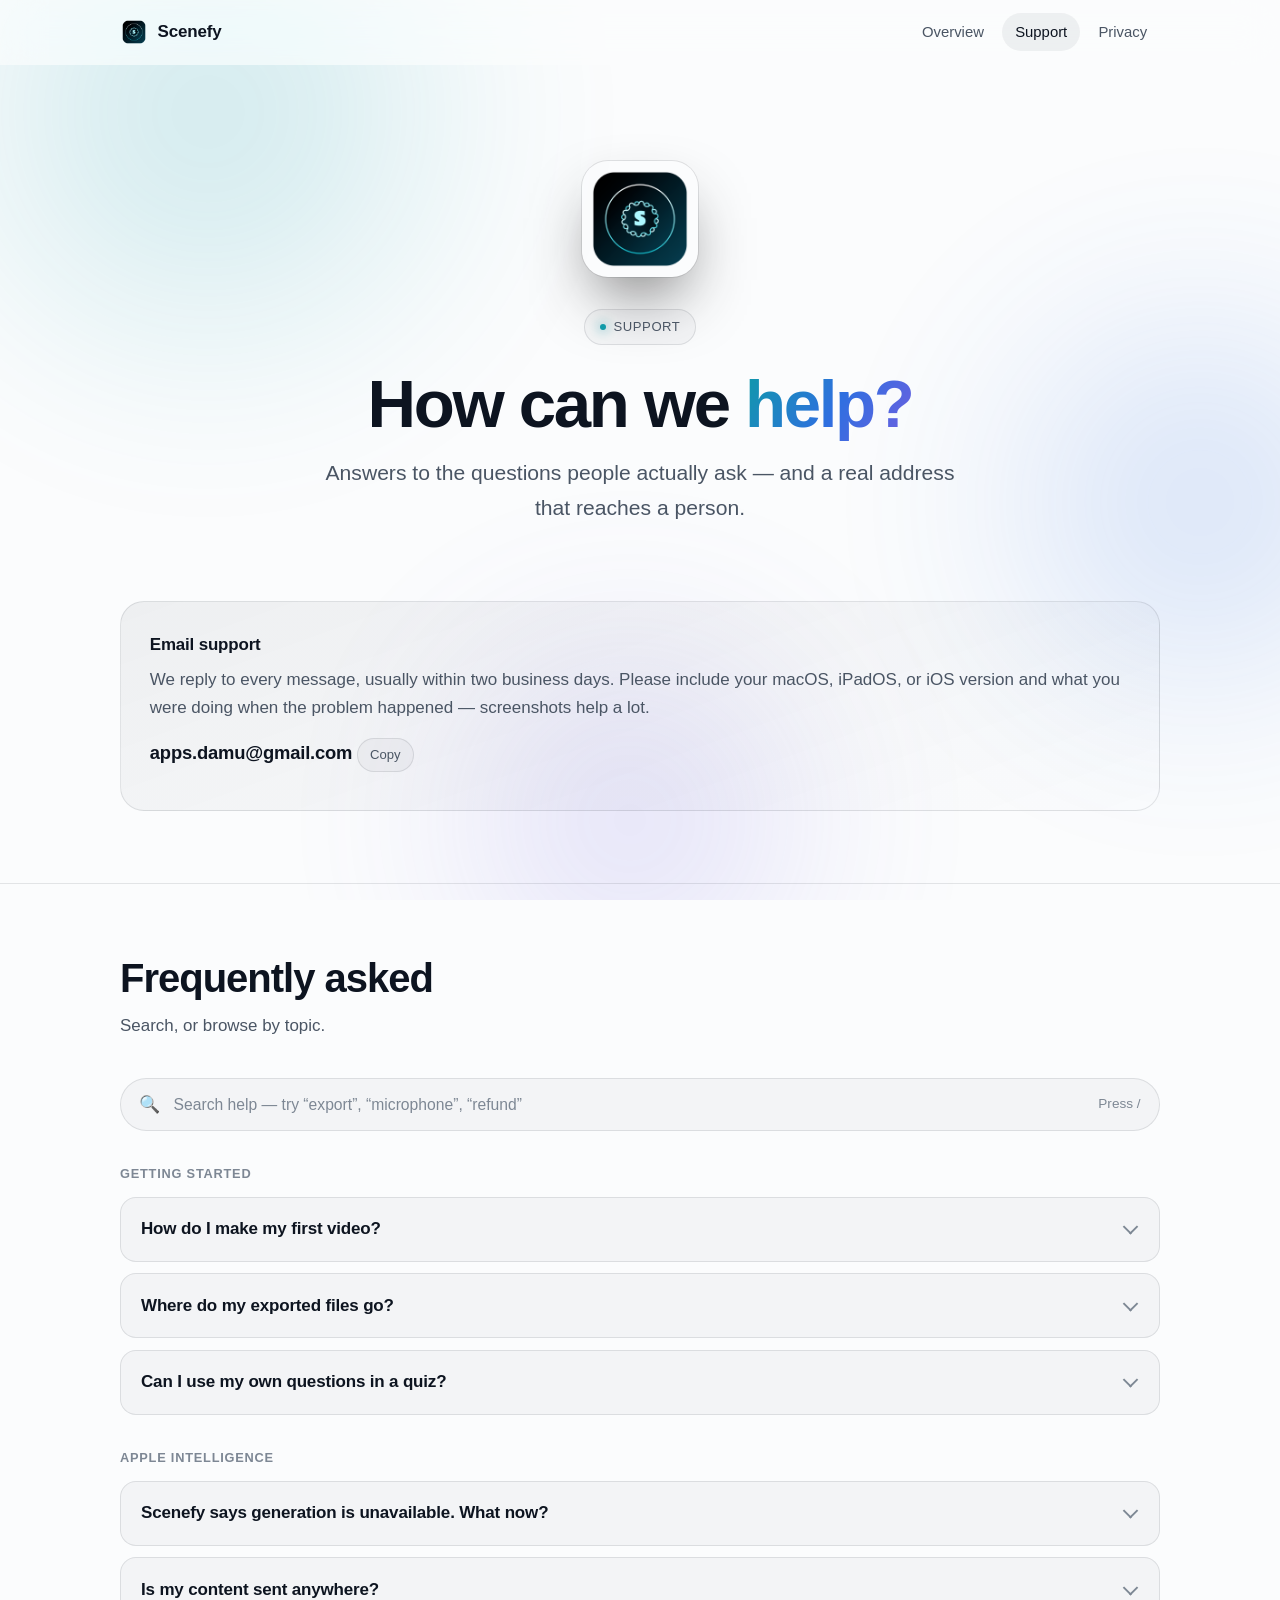
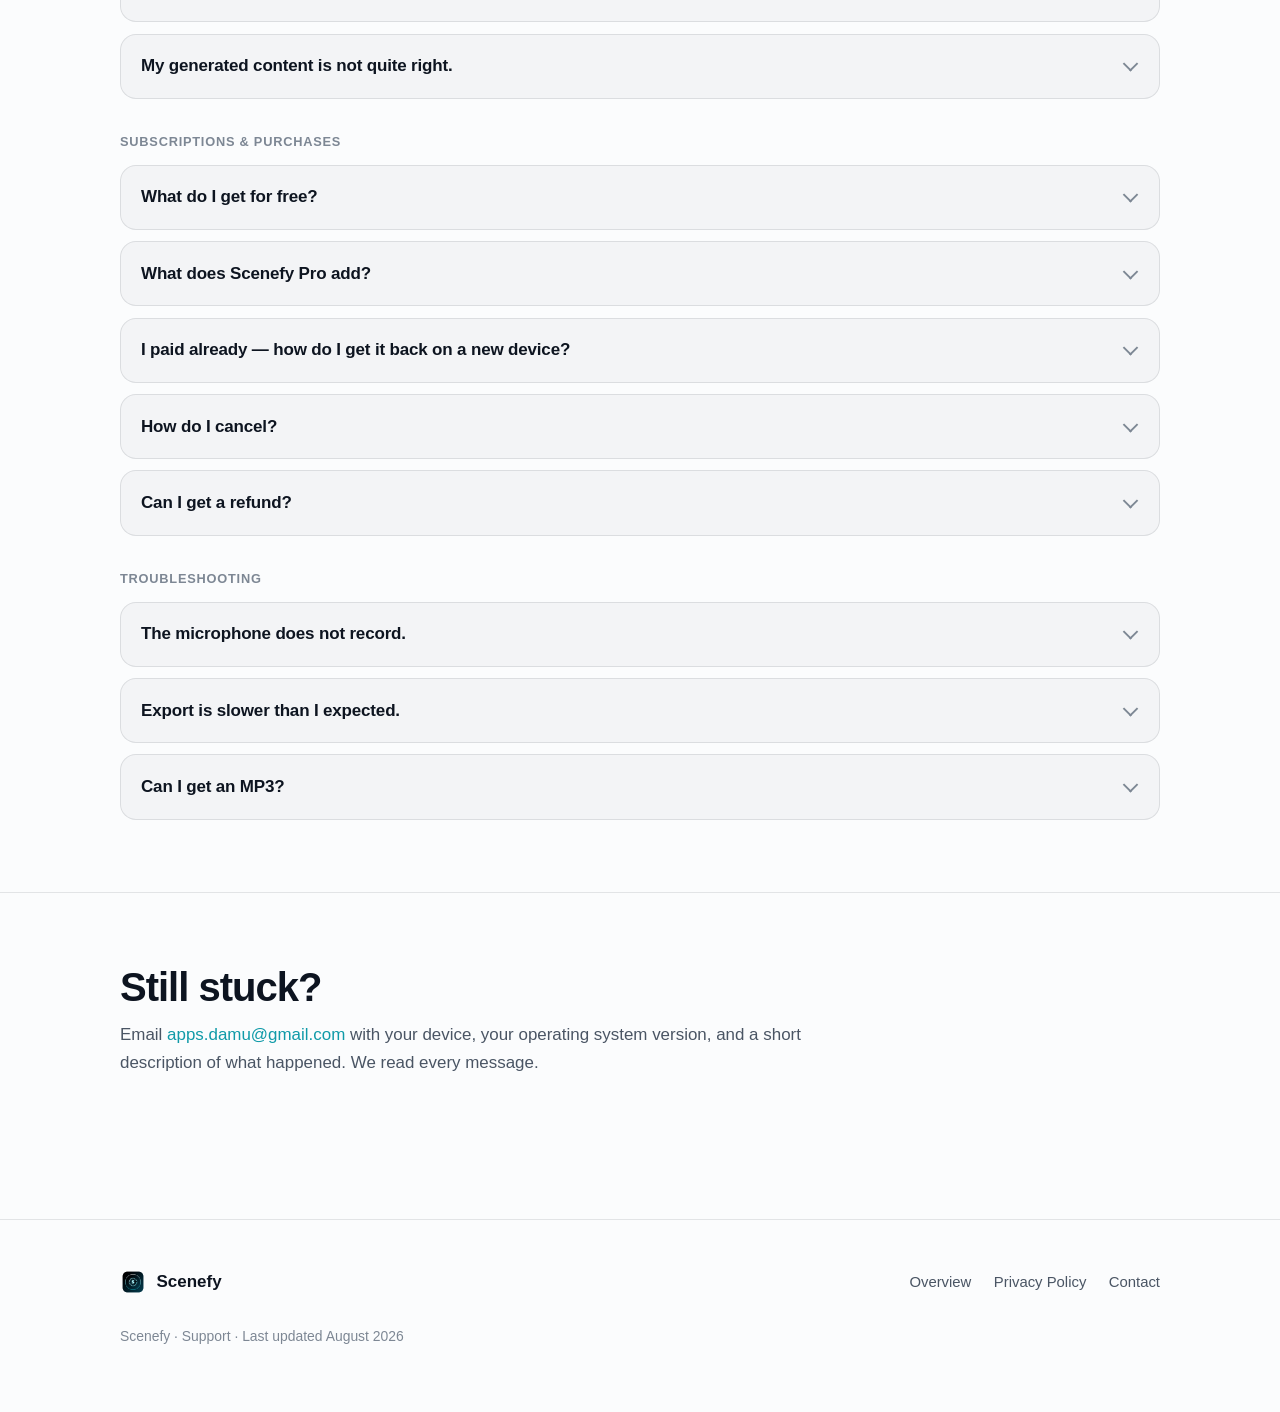
<file: index.html>
<!doctype html>
<html lang="en">
<head>
<meta charset="utf-8">
<meta name="viewport" content="width=device-width, initial-scale=1">
<title>Scenefy Support</title>
<meta name="description" content="Help, answers, and how to reach a human about Scenefy for Mac, iPad, and iPhone.">
<link rel="icon" href="icon-180.png">
<link rel="apple-touch-icon" href="icon-180.png">
<link rel="stylesheet" href="style.css">
<script>document.documentElement.className+=" js-reveal";</script>

</head>
<body>

<div class="aurora" aria-hidden="true"><span></span><span></span><span></span></div>
<div class="progress" aria-hidden="true"></div>

<nav class="nav">
  <div class="wrap">
    <a class="brand" href="marketing.html"><img src="icon-180.png" alt="">Scenefy</a>
    <div class="links">
      <a href="marketing.html">Overview</a>
      <a href="./">Support</a>
      <a href="privacy.html">Privacy</a>
    </div>
  </div>
</nav>

<header class="hero" style="padding-bottom:2.5rem">
  <div class="wrap">
    <img class="appicon" src="icon.png" alt="Scenefy app icon" width="116" height="116">
    <span class="eyebrow reveal"><span class="dot"></span>Support</span>
    <h1 class="reveal">How can we <span class="grad">help?</span></h1>
    <p class="sub reveal">
      Answers to the questions people actually ask — and a real address that reaches a person.
    </p>
  </div>
</header>

<section style="border-top:0;padding-top:0">
  <div class="wrap">
    <div class="panel reveal">
      <h3>Email support</h3>
      <p style="color:var(--fg-2);margin:.3rem 0 .6rem">
        We reply to every message, usually within two business days. Please include your macOS, iPadOS, or iOS version and what you were doing when the problem happened — screenshots help a lot.
      </p>
      <span class="mail">apps.damu@gmail.com</span>
      <button class="copy-btn" data-copy="apps.damu@gmail.com" type="button">Copy</button>
    </div>
  </div>
</section>

<section>
  <div class="wrap">
    <div class="section-head reveal">
      <h2>Frequently asked</h2>
      <p class="lede">Search, or browse by topic.</p>
    </div>

    <div class="search reveal">
      <span aria-hidden="true">🔍</span>
      <input id="faq-search" type="search" placeholder="Search help — try “export”, “microphone”, “refund”" aria-label="Search help">
      <span class="hint">Press /</span>
    </div>

    <p class="noresults">Nothing matched that. Try a different word, or email us — we read everything.</p>

    <div data-faq-group class="reveal">
      <h3 style="margin:2rem 0 .8rem;color:var(--fg-3);font-size:.8rem;letter-spacing:.06em;text-transform:uppercase">Getting started</h3>
      <div class="faq">
        <details class="qa">
          <summary>How do I make my first video?</summary>
          <div class="body">
            <p>
              Open Scenefy and pick a format from the home screen — Explainer or Quiz are good
              first choices. Enter a topic, then tap the button at the bottom of the form. Scenefy
              writes the script, builds the scenes, and narrates them. When the preview looks
              right, choose Export to render an MP4.
            </p>
          </div>
        </details>
        <details class="qa">
          <summary>Where do my exported files go?</summary>
          <div class="body">
            <p>
              Wherever you choose. Scenefy is sandboxed, which means it can only read and write the
              exact files and folders you select in the save or open panel.
            </p>
            <p>
              When an export produces several files at once — the four-format remix, the bulk
              queue, or the YouTube kit — Scenefy asks you to pick a destination <strong>folder</strong>
              instead of a single file. That is a macOS requirement, not Scenefy browsing your disk.
            </p>
          </div>
        </details>
        <details class="qa">
          <summary>Can I use my own questions in a quiz?</summary>
          <div class="body">
            <p>
              Yes. Import a CSV question bank and Scenefy builds the quiz scenes around it, with
              your own timing and reveal settings.
            </p>
          </div>
        </details>
      </div>
    </div>

    <div data-faq-group class="reveal">
      <h3 style="margin:2rem 0 .8rem;color:var(--fg-3);font-size:.8rem;letter-spacing:.06em;text-transform:uppercase">Apple Intelligence</h3>
      <div class="faq">
        <details class="qa">
          <summary>Scenefy says generation is unavailable. What now?</summary>
          <div class="body">
            <p>All AI generation runs on your device. It needs three things to be true:</p>
            <ul>
              <li>A device that supports Apple Intelligence.</li>
              <li>Apple Intelligence turned on in System Settings (Mac) or Settings (iPad and iPhone).</li>
              <li>The on-device models finished downloading — this happens in the background after
                  you enable Apple Intelligence and can take a while on a slow connection.</li>
            </ul>
            <p>
              Scenefy shows the current status in <strong>Settings → Apple Intelligence</strong>.
              Everything that is not generation — editing, branding, preview, and export — keeps
              working even when generation is unavailable.
            </p>
          </div>
        </details>
        <details class="qa">
          <summary>Is my content sent anywhere?</summary>
          <div class="body">
            <p>
              No. Your topics, scripts, and projects are processed on your device and are never
              uploaded to us or to any third party. Scenefy has no accounts and no sign-in. The
              only time the app uses the network is when you paste a link into URL Import, and when
              it talks to the App Store about a purchase.
            </p>
          </div>
        </details>
        <details class="qa">
          <summary>My generated content is not quite right.</summary>
          <div class="body">
            <p>
              AI output is a starting point, not a finished script. Every scene is editable, and
              regenerating with a more specific topic and audience usually helps. Always review
              generated text before you publish it.
            </p>
          </div>
        </details>
      </div>
    </div>

    <div data-faq-group class="reveal">
      <h3 style="margin:2rem 0 .8rem;color:var(--fg-3);font-size:.8rem;letter-spacing:.06em;text-transform:uppercase">Subscriptions &amp; purchases</h3>
      <div class="faq">
        <details class="qa">
          <summary>What do I get for free?</summary>
          <div class="body">
            <p>
              Scenefy starts with 15 days of unrestricted access — unlimited AI generation, no
              waiting, and clean exports at full resolution. After that the free plan continues to
              work: a set number of AI generations, then a short wait between them, and unlimited
              exports at 720p with a Scenefy watermark.
            </p>
          </div>
        </details>
        <details class="qa">
          <summary>What does Scenefy Pro add?</summary>
          <div class="body">
            <p>Unlimited AI creation, exports up to 4K, no watermark, and no waiting between generations.</p>
          </div>
        </details>
        <details class="qa">
          <summary>I paid already — how do I get it back on a new device?</summary>
          <div class="body">
            <p>
              Open <strong>Settings → Subscription → Restore Purchases</strong> while signed in
              with the same Apple Account you bought with. Your plan and its expiry date are shown
              in the same section.
            </p>
          </div>
        </details>
        <details class="qa">
          <summary>How do I cancel?</summary>
          <div class="body">
            <p>
              Subscriptions are managed by Apple, not by us. On a Mac open the App Store, click
              your name, then Account Settings → Manage next to Subscriptions. On iPad or iPhone open Settings, tap your name, then Subscriptions. Cancelling stops the next renewal; Pro
              keeps working until the date shown in Scenefy.
            </p>
          </div>
        </details>
        <details class="qa">
          <summary>Can I get a refund?</summary>
          <div class="body">
            <p>
              Refunds are handled by Apple. Visit
              <a href="https://reportaproblem.apple.com">reportaproblem.apple.com</a>, sign in, and
              choose the purchase. We cannot issue refunds ourselves, but email us if something
              went wrong and we will help you sort it out.
            </p>
          </div>
        </details>
      </div>
    </div>

    <div data-faq-group class="reveal">
      <h3 style="margin:2rem 0 .8rem;color:var(--fg-3);font-size:.8rem;letter-spacing:.06em;text-transform:uppercase">Troubleshooting</h3>
      <div class="faq">
        <details class="qa">
          <summary>The microphone does not record.</summary>
          <div class="body">
            <p>
              Scenefy needs microphone permission before it can record narration. On a Mac check
              System Settings → Privacy &amp; Security → Microphone; on iPad or iPhone check Settings → Scenefy. If you also want spoken words turned into on-screen text, Speech Recognition
              must be allowed as well.
            </p>
          </div>
        </details>
        <details class="qa">
          <summary>Export is slower than I expected.</summary>
          <div class="body">
            <p>
              Some scenes have to be drawn exactly rather than through the fast path — a logo
              watermark is the usual reason. Longer projects and 4K output also take proportionally
              more time. Rendering continues while you work in another app.
            </p>
          </div>
        </details>
        <details class="qa">
          <summary>Can I get an MP3?</summary>
          <div class="body">
            <p>
              Audio exports are M4A (AAC). Apple platforms ship no MP3 encoder, so we would rather
              label the format honestly than hand you a file with the wrong extension. M4A plays
              everywhere MP3 does.
            </p>
          </div>
        </details>
      </div>
    </div>
  </div>
</section>

<section>
  <div class="wrap">
    <div class="section-head reveal">
      <h2>Still stuck?</h2>
      <p class="lede">
        Email <a href="mailto:apps.damu@gmail.com">apps.damu@gmail.com</a> with your device, your
        operating system version, and a short description of what happened. We read every message.
      </p>
    </div>
  </div>
</section>

<footer class="site">
  <div class="wrap">
    <div class="cols">
      <span class="fbrand"><img src="icon-180.png" alt="">Scenefy</span>
      <div class="flinks">
        <a href="marketing.html">Overview</a>
        <a href="privacy.html">Privacy Policy</a>
        <a href="mailto:apps.damu@gmail.com">Contact</a>
      </div>
    </div>
    <p class="fine">Scenefy · Support · Last updated August 2026</p>
  </div>
</footer>

<button class="totop" type="button" aria-label="Back to top">↑</button>
<script src="app.js"></script>
</body>
</html>
</file>
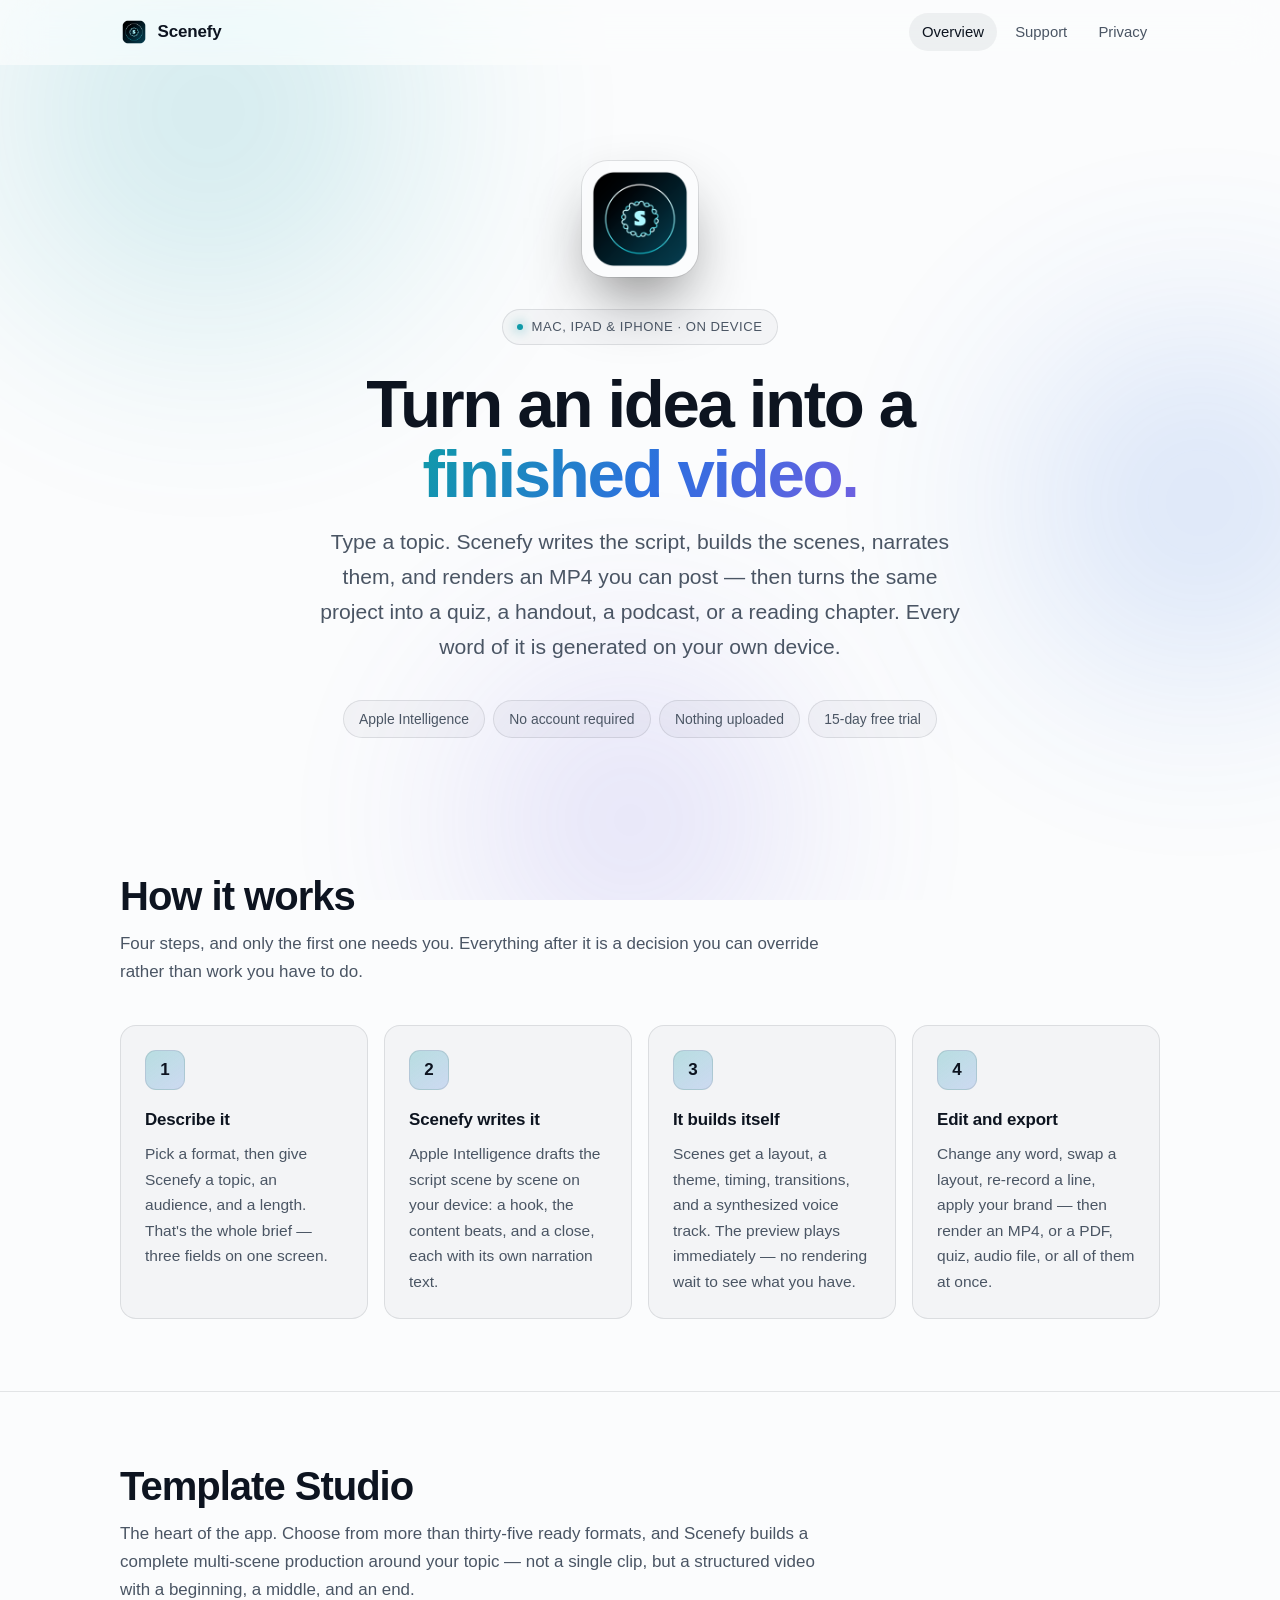
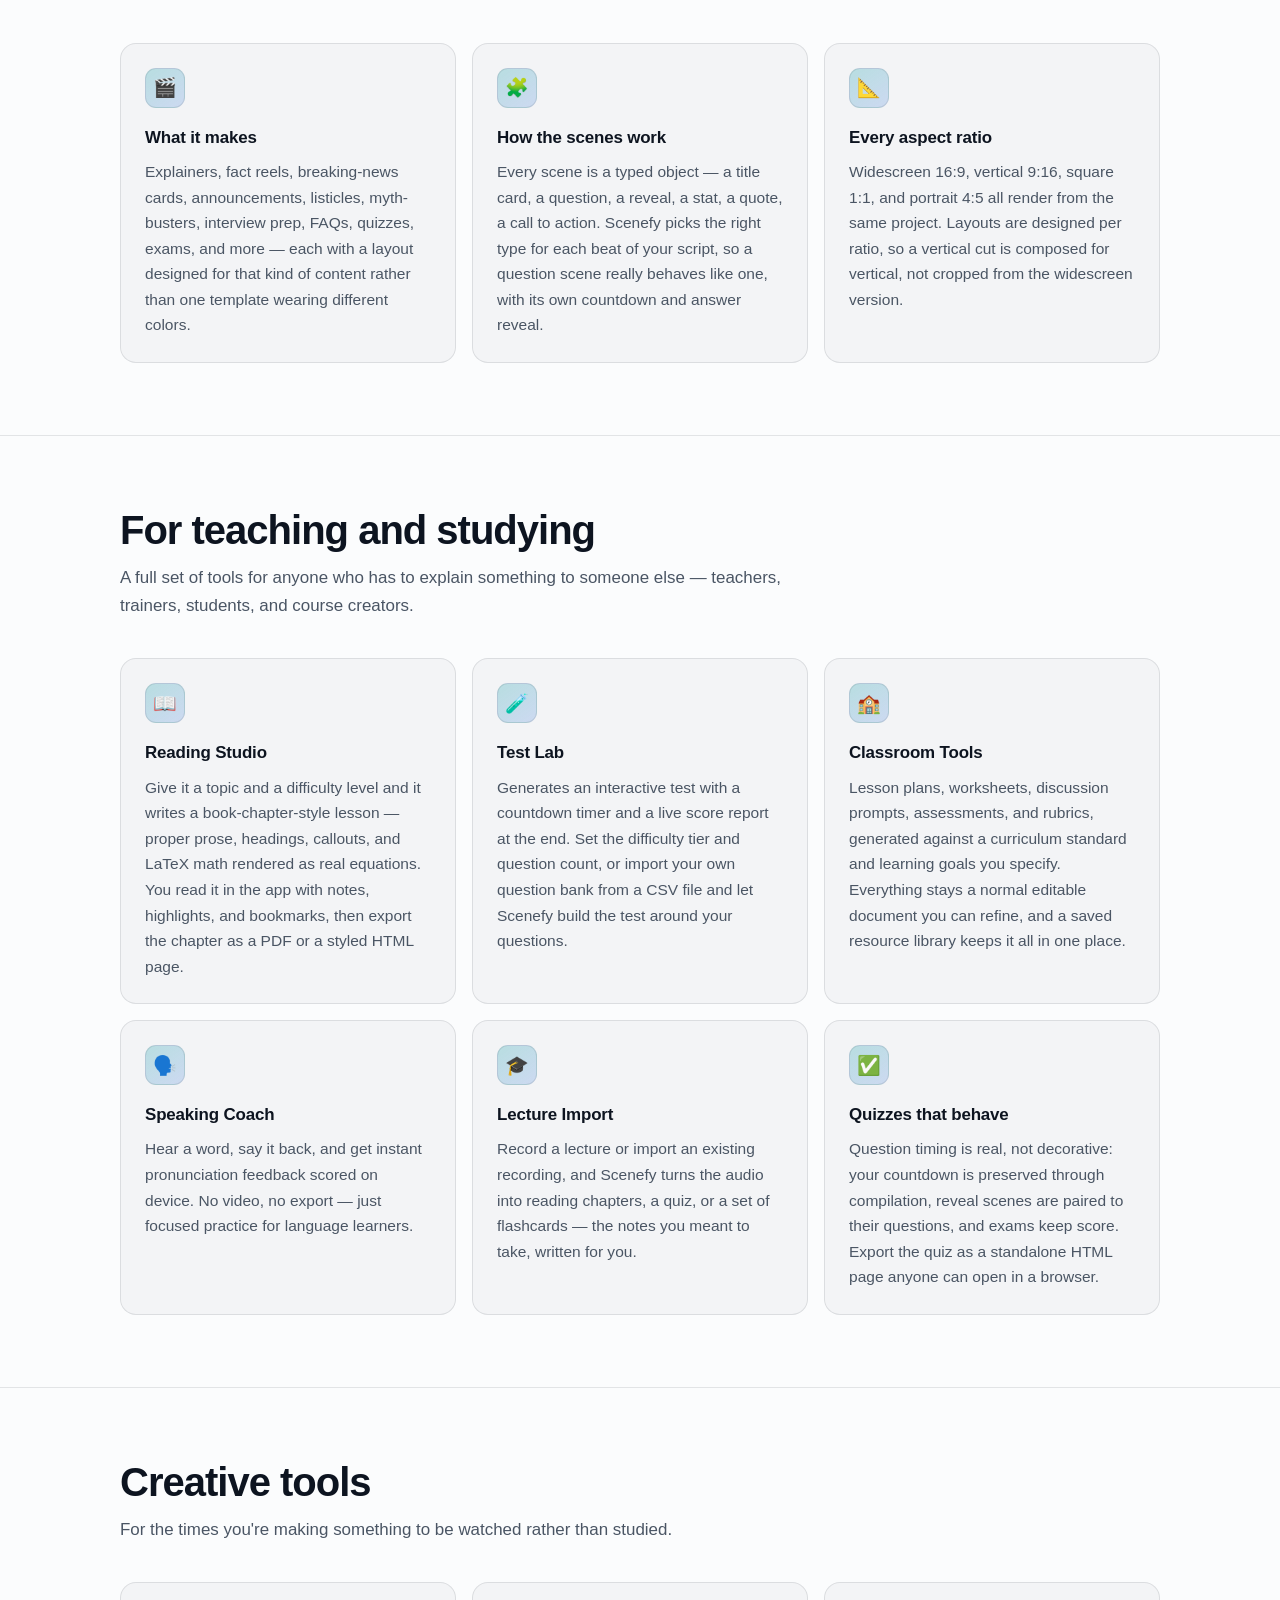
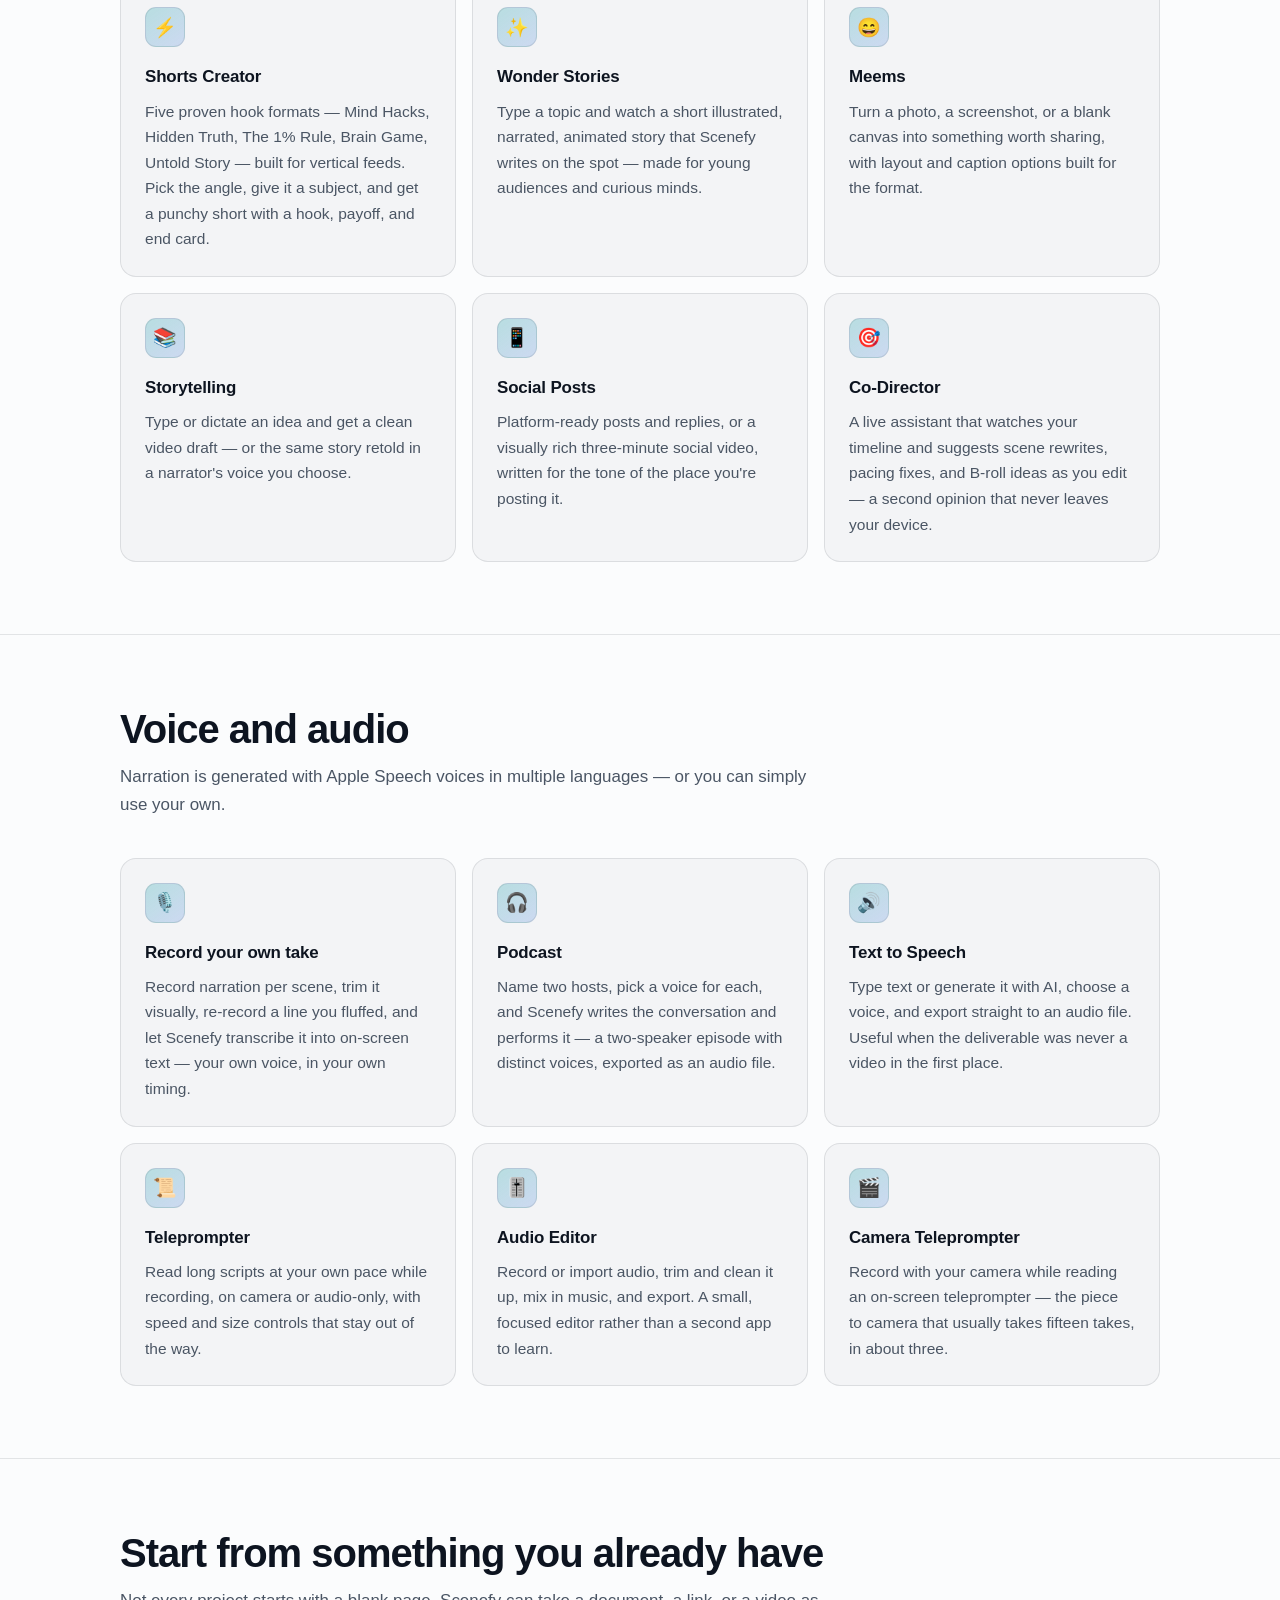
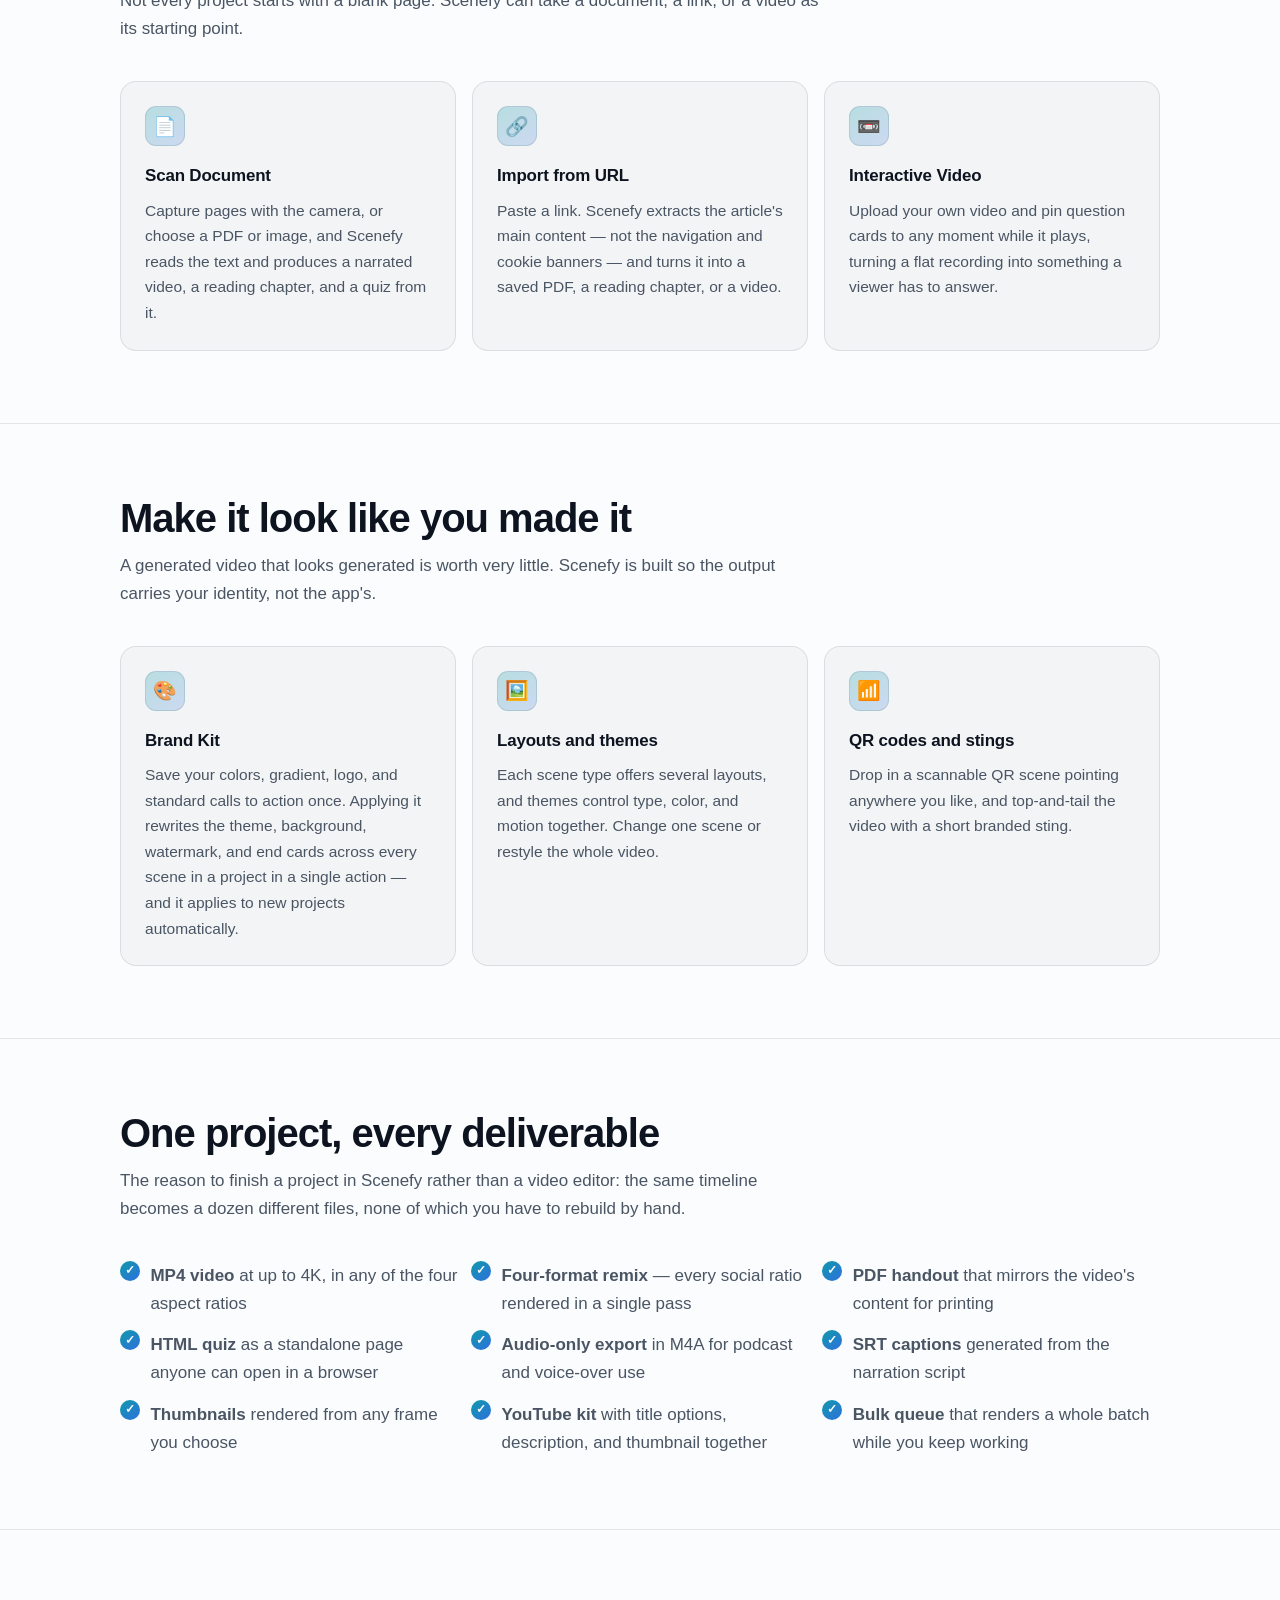
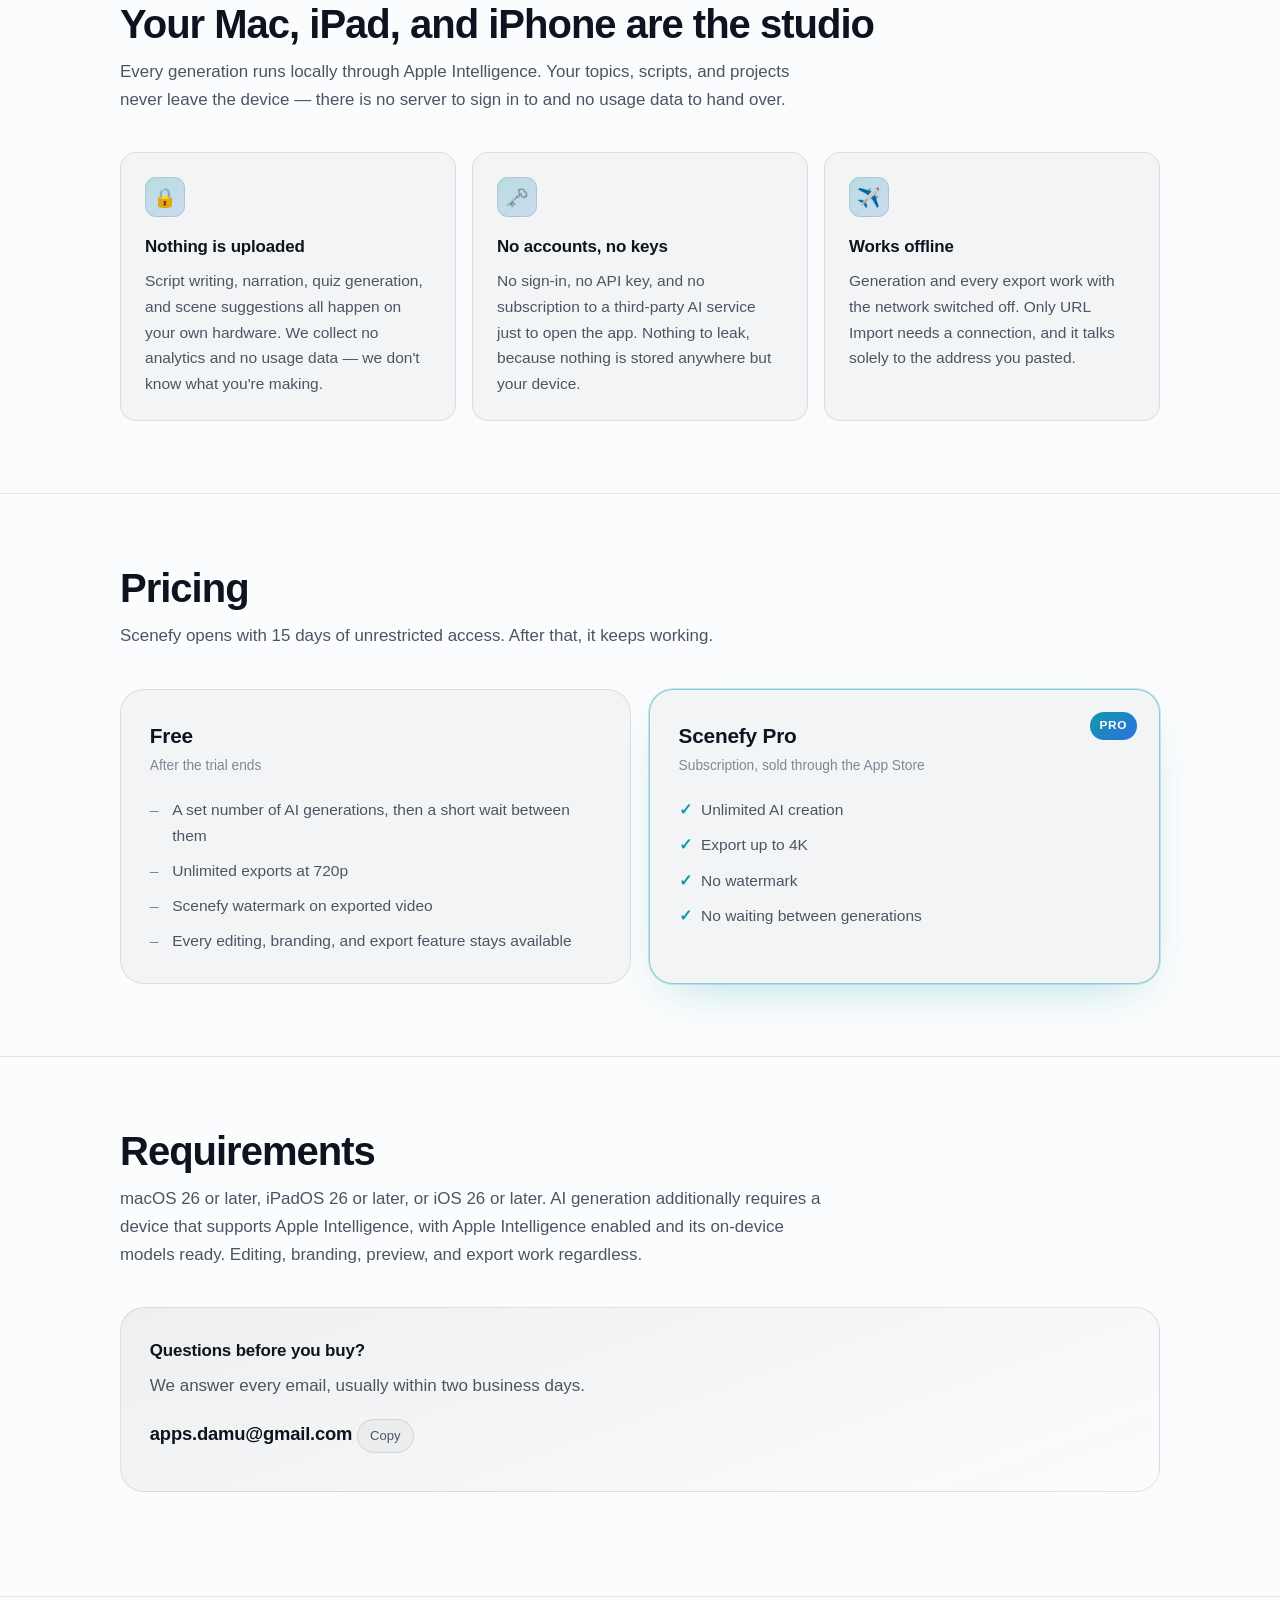
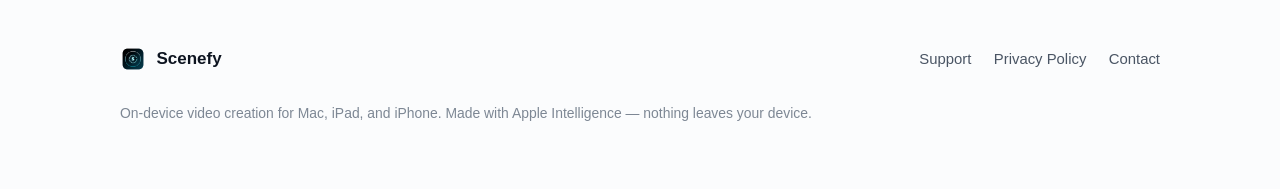
<file: marketing.html>
<!doctype html>
<html lang="en">
<head>
<meta charset="utf-8">
<meta name="viewport" content="width=device-width, initial-scale=1">
<title>Scenefy — Turn an idea into a finished video</title>
<meta name="description" content="Scenefy turns a topic into a scripted, narrated, rendered video — plus quizzes, reading chapters, podcasts, PDFs, and social posts. Every generation runs on device with Apple Intelligence.">
<link rel="icon" href="icon-180.png">
<link rel="apple-touch-icon" href="icon-180.png">
<link rel="stylesheet" href="style.css">
<script>document.documentElement.className+=" js-reveal";</script>
</head>
<body>

<div class="aurora" aria-hidden="true"><span></span><span></span><span></span></div>
<div class="progress" aria-hidden="true"></div>

<nav class="nav">
  <div class="wrap">
    <a class="brand" href="marketing.html"><img src="icon-180.png" alt="">Scenefy</a>
    <div class="links">
      <a href="marketing.html">Overview</a>
      <a href="./">Support</a>
      <a href="privacy.html">Privacy</a>
    </div>
  </div>
</nav>

<header class="hero">
  <div class="wrap">
    <img class="appicon" src="icon.png" alt="Scenefy app icon" width="116" height="116">
    <span class="eyebrow reveal"><span class="dot"></span>Mac, iPad &amp; iPhone · On device</span>
    <h1 class="reveal">Turn an idea into a<br><span class="grad">finished video.</span></h1>
    <p class="sub reveal">
      Type a topic. Scenefy writes the script, builds the scenes, narrates them, and renders an
      MP4 you can post — then turns the same project into a quiz, a handout, a podcast, or a
      reading chapter. Every word of it is generated on your own device.
    </p>
    <div class="badges reveal">
      <span class="badge">Apple Intelligence</span>
      <span class="badge">No account required</span>
      <span class="badge">Nothing uploaded</span>
      <span class="badge">15-day free trial</span>
    </div>
  </div>
</header>

<!-- ============ HOW IT WORKS ============ -->
<section>
  <div class="wrap">
    <div class="section-head reveal">
      <h2>How it works</h2>
      <p class="lede">
        Four steps, and only the first one needs you. Everything after it is a decision you can
        override rather than work you have to do.
      </p>
    </div>
    <div class="grid steps">
      <div class="card reveal">
        <div class="ico">1</div>
        <h3>Describe it</h3>
        <p>
          Pick a format, then give Scenefy a topic, an audience, and a length. That's the whole
          brief — three fields on one screen.
        </p>
      </div>
      <div class="card reveal">
        <div class="ico">2</div>
        <h3>Scenefy writes it</h3>
        <p>
          Apple Intelligence drafts the script scene by scene on your device: a hook, the content
          beats, and a close, each with its own narration text.
        </p>
      </div>
      <div class="card reveal">
        <div class="ico">3</div>
        <h3>It builds itself</h3>
        <p>
          Scenes get a layout, a theme, timing, transitions, and a synthesized voice track. The
          preview plays immediately — no rendering wait to see what you have.
        </p>
      </div>
      <div class="card reveal">
        <div class="ico">4</div>
        <h3>Edit and export</h3>
        <p>
          Change any word, swap a layout, re-record a line, apply your brand — then render an MP4,
          or a PDF, quiz, audio file, or all of them at once.
        </p>
      </div>
    </div>
  </div>
</section>

<!-- ============ CORE STUDIO ============ -->
<section>
  <div class="wrap">
    <div class="section-head reveal">
      <h2>Template Studio</h2>
      <p class="lede">
        The heart of the app. Choose from more than thirty-five ready formats, and Scenefy builds a
        complete multi-scene production around your topic — not a single clip, but a structured
        video with a beginning, a middle, and an end.
      </p>
    </div>
    <div class="grid">
      <div class="card reveal">
        <div class="ico">🎬</div>
        <h3>What it makes</h3>
        <p>
          Explainers, fact reels, breaking-news cards, announcements, listicles, myth-busters,
          interview prep, FAQs, quizzes, exams, and more — each with a layout designed for that
          kind of content rather than one template wearing different colors.
        </p>
      </div>
      <div class="card reveal">
        <div class="ico">🧩</div>
        <h3>How the scenes work</h3>
        <p>
          Every scene is a typed object — a title card, a question, a reveal, a stat, a quote, a
          call to action. Scenefy picks the right type for each beat of your script, so a question
          scene really behaves like one, with its own countdown and answer reveal.
        </p>
      </div>
      <div class="card reveal">
        <div class="ico">📐</div>
        <h3>Every aspect ratio</h3>
        <p>
          Widescreen 16:9, vertical 9:16, square 1:1, and portrait 4:5 all render from the same
          project. Layouts are designed per ratio, so a vertical cut is composed for vertical, not
          cropped from the widescreen version.
        </p>
      </div>
    </div>
  </div>
</section>

<!-- ============ LEARNING ============ -->
<section>
  <div class="wrap">
    <div class="section-head reveal">
      <h2>For teaching and studying</h2>
      <p class="lede">
        A full set of tools for anyone who has to explain something to someone else — teachers,
        trainers, students, and course creators.
      </p>
    </div>
    <div class="grid">
      <div class="card reveal">
        <div class="ico">📖</div>
        <h3>Reading Studio</h3>
        <p>
          Give it a topic and a difficulty level and it writes a book-chapter-style lesson —
          proper prose, headings, callouts, and LaTeX math rendered as real equations. You read it
          in the app with notes, highlights, and bookmarks, then export the chapter as a PDF or a
          styled HTML page.
        </p>
      </div>
      <div class="card reveal">
        <div class="ico">🧪</div>
        <h3>Test Lab</h3>
        <p>
          Generates an interactive test with a countdown timer and a live score report at the end.
          Set the difficulty tier and question count, or import your own question bank from a CSV
          file and let Scenefy build the test around your questions.
        </p>
      </div>
      <div class="card reveal">
        <div class="ico">🏫</div>
        <h3>Classroom Tools</h3>
        <p>
          Lesson plans, worksheets, discussion prompts, assessments, and rubrics, generated against
          a curriculum standard and learning goals you specify. Everything stays a normal editable
          document you can refine, and a saved resource library keeps it all in one place.
        </p>
      </div>
      <div class="card reveal">
        <div class="ico">🗣️</div>
        <h3>Speaking Coach</h3>
        <p>
          Hear a word, say it back, and get instant pronunciation feedback scored on device. No
          video, no export — just focused practice for language learners.
        </p>
      </div>
      <div class="card reveal">
        <div class="ico">🎓</div>
        <h3>Lecture Import</h3>
        <p>
          Record a lecture or import an existing recording, and Scenefy turns the audio into
          reading chapters, a quiz, or a set of flashcards — the notes you meant to take, written
          for you.
        </p>
      </div>
      <div class="card reveal">
        <div class="ico">✅</div>
        <h3>Quizzes that behave</h3>
        <p>
          Question timing is real, not decorative: your countdown is preserved through compilation,
          reveal scenes are paired to their questions, and exams keep score. Export the quiz as a
          standalone HTML page anyone can open in a browser.
        </p>
      </div>
    </div>
  </div>
</section>

<!-- ============ CREATIVE ============ -->
<section>
  <div class="wrap">
    <div class="section-head reveal">
      <h2>Creative tools</h2>
      <p class="lede">
        For the times you're making something to be watched rather than studied.
      </p>
    </div>
    <div class="grid">
      <div class="card reveal">
        <div class="ico">⚡</div>
        <h3>Shorts Creator</h3>
        <p>
          Five proven hook formats — Mind Hacks, Hidden Truth, The 1% Rule, Brain Game, Untold
          Story — built for vertical feeds. Pick the angle, give it a subject, and get a punchy
          short with a hook, payoff, and end card.
        </p>
      </div>
      <div class="card reveal">
        <div class="ico">✨</div>
        <h3>Wonder Stories</h3>
        <p>
          Type a topic and watch a short illustrated, narrated, animated story that Scenefy writes
          on the spot — made for young audiences and curious minds.
        </p>
      </div>
      <div class="card reveal">
        <div class="ico">😄</div>
        <h3>Meems</h3>
        <p>
          Turn a photo, a screenshot, or a blank canvas into something worth sharing, with layout
          and caption options built for the format.
        </p>
      </div>
      <div class="card reveal">
        <div class="ico">📚</div>
        <h3>Storytelling</h3>
        <p>
          Type or dictate an idea and get a clean video draft — or the same story retold in a
          narrator's voice you choose.
        </p>
      </div>
      <div class="card reveal">
        <div class="ico">📱</div>
        <h3>Social Posts</h3>
        <p>
          Platform-ready posts and replies, or a visually rich three-minute social video, written
          for the tone of the place you're posting it.
        </p>
      </div>
      <div class="card reveal">
        <div class="ico">🎯</div>
        <h3>Co-Director</h3>
        <p>
          A live assistant that watches your timeline and suggests scene rewrites, pacing fixes,
          and B-roll ideas as you edit — a second opinion that never leaves your device.
        </p>
      </div>
    </div>
  </div>
</section>

<!-- ============ AUDIO & VOICE ============ -->
<section>
  <div class="wrap">
    <div class="section-head reveal">
      <h2>Voice and audio</h2>
      <p class="lede">
        Narration is generated with Apple Speech voices in multiple languages — or you can simply
        use your own.
      </p>
    </div>
    <div class="grid">
      <div class="card reveal">
        <div class="ico">🎙️</div>
        <h3>Record your own take</h3>
        <p>
          Record narration per scene, trim it visually, re-record a line you fluffed, and let
          Scenefy transcribe it into on-screen text — your own voice, in your own timing.
        </p>
      </div>
      <div class="card reveal">
        <div class="ico">🎧</div>
        <h3>Podcast</h3>
        <p>
          Name two hosts, pick a voice for each, and Scenefy writes the conversation and performs
          it — a two-speaker episode with distinct voices, exported as an audio file.
        </p>
      </div>
      <div class="card reveal">
        <div class="ico">🔊</div>
        <h3>Text to Speech</h3>
        <p>
          Type text or generate it with AI, choose a voice, and export straight to an audio file.
          Useful when the deliverable was never a video in the first place.
        </p>
      </div>
      <div class="card reveal">
        <div class="ico">📜</div>
        <h3>Teleprompter</h3>
        <p>
          Read long scripts at your own pace while recording, on camera or audio-only, with speed
          and size controls that stay out of the way.
        </p>
      </div>
      <div class="card reveal">
        <div class="ico">🎚️</div>
        <h3>Audio Editor</h3>
        <p>
          Record or import audio, trim and clean it up, mix in music, and export. A small, focused
          editor rather than a second app to learn.
        </p>
      </div>
      <div class="card reveal">
        <div class="ico">🎬</div>
        <h3>Camera Teleprompter</h3>
        <p>
          Record with your camera while reading an on-screen teleprompter — the piece to camera
          that usually takes fifteen takes, in about three.
        </p>
      </div>
    </div>
  </div>
</section>

<!-- ============ BRING SOMETHING IN ============ -->
<section>
  <div class="wrap">
    <div class="section-head reveal">
      <h2>Start from something you already have</h2>
      <p class="lede">
        Not every project starts with a blank page. Scenefy can take a document, a link, or a video
        as its starting point.
      </p>
    </div>
    <div class="grid">
      <div class="card reveal">
        <div class="ico">📄</div>
        <h3>Scan Document</h3>
        <p>
          Capture pages with the camera, or choose a PDF or image, and Scenefy reads the text and
          produces a narrated video, a reading chapter, and a quiz from it.
        </p>
      </div>
      <div class="card reveal">
        <div class="ico">🔗</div>
        <h3>Import from URL</h3>
        <p>
          Paste a link. Scenefy extracts the article's main content — not the navigation and cookie
          banners — and turns it into a saved PDF, a reading chapter, or a video.
        </p>
      </div>
      <div class="card reveal">
        <div class="ico">📼</div>
        <h3>Interactive Video</h3>
        <p>
          Upload your own video and pin question cards to any moment while it plays, turning a flat
          recording into something a viewer has to answer.
        </p>
      </div>
    </div>
  </div>
</section>

<!-- ============ MAKE IT YOURS ============ -->
<section>
  <div class="wrap">
    <div class="section-head reveal">
      <h2>Make it look like you made it</h2>
      <p class="lede">
        A generated video that looks generated is worth very little. Scenefy is built so the output
        carries your identity, not the app's.
      </p>
    </div>
    <div class="grid">
      <div class="card reveal">
        <div class="ico">🎨</div>
        <h3>Brand Kit</h3>
        <p>
          Save your colors, gradient, logo, and standard calls to action once. Applying it rewrites
          the theme, background, watermark, and end cards across every scene in a project in a
          single action — and it applies to new projects automatically.
        </p>
      </div>
      <div class="card reveal">
        <div class="ico">🖼️</div>
        <h3>Layouts and themes</h3>
        <p>
          Each scene type offers several layouts, and themes control type, color, and motion
          together. Change one scene or restyle the whole video.
        </p>
      </div>
      <div class="card reveal">
        <div class="ico">📶</div>
        <h3>QR codes and stings</h3>
        <p>
          Drop in a scannable QR scene pointing anywhere you like, and top-and-tail the video with
          a short branded sting.
        </p>
      </div>
    </div>
  </div>
</section>

<!-- ============ EXPORT ============ -->
<section>
  <div class="wrap">
    <div class="section-head reveal">
      <h2>One project, every deliverable</h2>
      <p class="lede">
        The reason to finish a project in Scenefy rather than a video editor: the same timeline
        becomes a dozen different files, none of which you have to rebuild by hand.
      </p>
    </div>
    <ul class="checks reveal">
      <li><strong>MP4 video</strong> at up to 4K, in any of the four aspect ratios</li>
      <li><strong>Four-format remix</strong> — every social ratio rendered in a single pass</li>
      <li><strong>PDF handout</strong> that mirrors the video's content for printing</li>
      <li><strong>HTML quiz</strong> as a standalone page anyone can open in a browser</li>
      <li><strong>Audio-only export</strong> in M4A for podcast and voice-over use</li>
      <li><strong>SRT captions</strong> generated from the narration script</li>
      <li><strong>Thumbnails</strong> rendered from any frame you choose</li>
      <li><strong>YouTube kit</strong> with title options, description, and thumbnail together</li>
      <li><strong>Bulk queue</strong> that renders a whole batch while you keep working</li>
    </ul>
  </div>
</section>

<!-- ============ PRIVACY ============ -->
<section>
  <div class="wrap">
    <div class="section-head reveal">
      <h2>Your Mac, iPad, and iPhone are the studio</h2>
      <p class="lede">
        Every generation runs locally through Apple Intelligence. Your topics, scripts, and
        projects never leave the device — there is no server to sign in to and no usage data to
        hand over.
      </p>
    </div>
    <div class="grid">
      <div class="card reveal">
        <div class="ico">🔒</div>
        <h3>Nothing is uploaded</h3>
        <p>
          Script writing, narration, quiz generation, and scene suggestions all happen on your own
          hardware. We collect no analytics and no usage data — we don't know what you're making.
        </p>
      </div>
      <div class="card reveal">
        <div class="ico">🗝️</div>
        <h3>No accounts, no keys</h3>
        <p>
          No sign-in, no API key, and no subscription to a third-party AI service just to open the
          app. Nothing to leak, because nothing is stored anywhere but your device.
        </p>
      </div>
      <div class="card reveal">
        <div class="ico">✈️</div>
        <h3>Works offline</h3>
        <p>
          Generation and every export work with the network switched off. Only URL Import needs a
          connection, and it talks solely to the address you pasted.
        </p>
      </div>
    </div>
  </div>
</section>

<!-- ============ PRICING ============ -->
<section>
  <div class="wrap">
    <div class="section-head reveal">
      <h2>Pricing</h2>
      <p class="lede">Scenefy opens with 15 days of unrestricted access. After that, it keeps working.</p>
    </div>
    <div class="plans">
      <div class="plan reveal">
        <h3>Free</h3>
        <span class="tag">After the trial ends</span>
        <ul>
          <li>A set number of AI generations, then a short wait between them</li>
          <li>Unlimited exports at 720p</li>
          <li>Scenefy watermark on exported video</li>
          <li>Every editing, branding, and export feature stays available</li>
        </ul>
      </div>
      <div class="plan pro reveal">
        <span class="flag">Pro</span>
        <h3>Scenefy Pro</h3>
        <span class="tag">Subscription, sold through the App Store</span>
        <ul>
          <li>Unlimited AI creation</li>
          <li>Export up to 4K</li>
          <li>No watermark</li>
          <li>No waiting between generations</li>
        </ul>
      </div>
    </div>
  </div>
</section>

<!-- ============ REQUIREMENTS ============ -->
<section>
  <div class="wrap">
    <div class="section-head reveal">
      <h2>Requirements</h2>
      <p class="lede">
        macOS 26 or later, iPadOS 26 or later, or iOS 26 or later. AI generation additionally
        requires a device that supports Apple Intelligence, with Apple Intelligence enabled and its
        on-device models ready. Editing, branding, preview, and export work regardless.
      </p>
    </div>
    <div class="panel reveal">
      <h3>Questions before you buy?</h3>
      <p style="color:var(--fg-2);margin:.3rem 0 .8rem">We answer every email, usually within two business days.</p>
      <span class="mail">apps.damu@gmail.com</span>
      <button class="copy-btn" data-copy="apps.damu@gmail.com" type="button">Copy</button>
    </div>
  </div>
</section>

<footer class="site">
  <div class="wrap">
    <div class="cols">
      <span class="fbrand"><img src="icon-180.png" alt="">Scenefy</span>
      <div class="flinks">
        <a href="./">Support</a>
        <a href="privacy.html">Privacy Policy</a>
        <a href="mailto:apps.damu@gmail.com">Contact</a>
      </div>
    </div>
    <p class="fine">On-device video creation for Mac, iPad, and iPhone. Made with Apple Intelligence — nothing leaves your device.</p>
  </div>
</footer>

<button class="totop" type="button" aria-label="Back to top">↑</button>
<script src="app.js"></script>
</body>
</html>
</file>
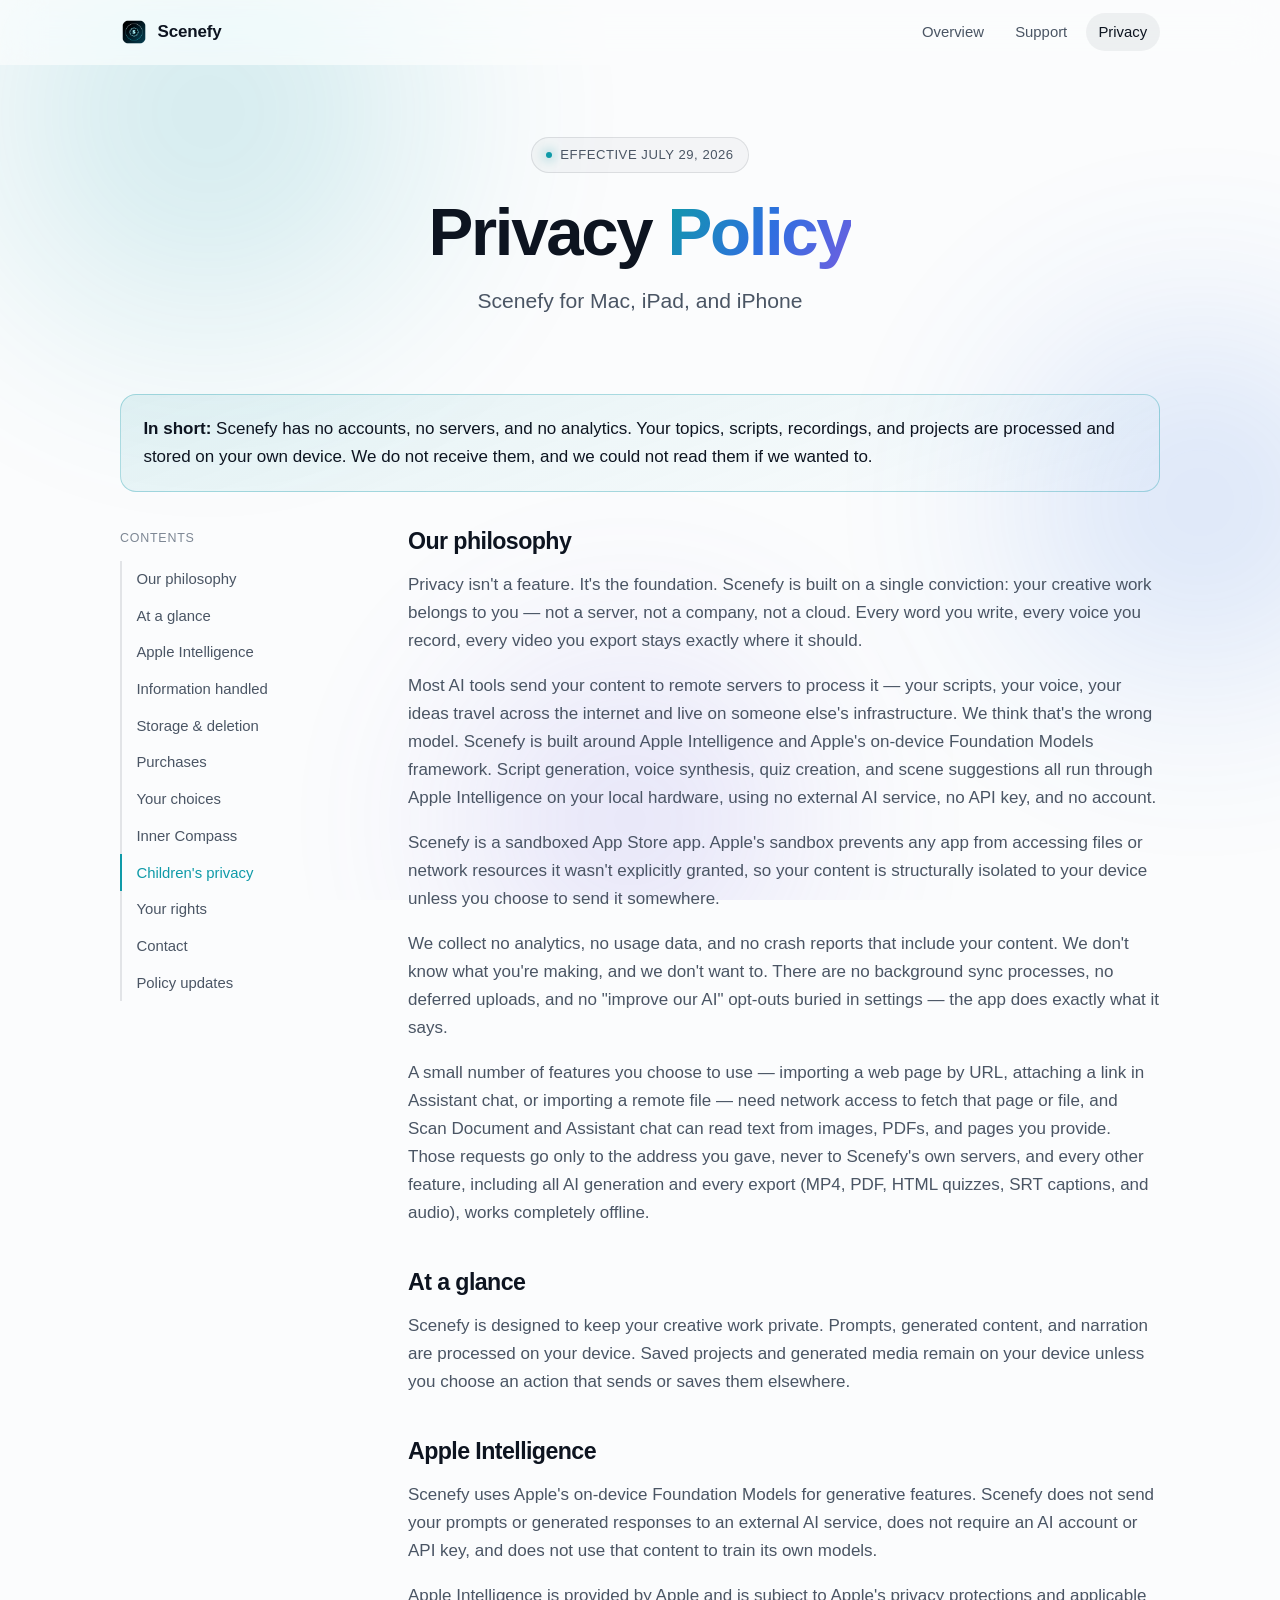
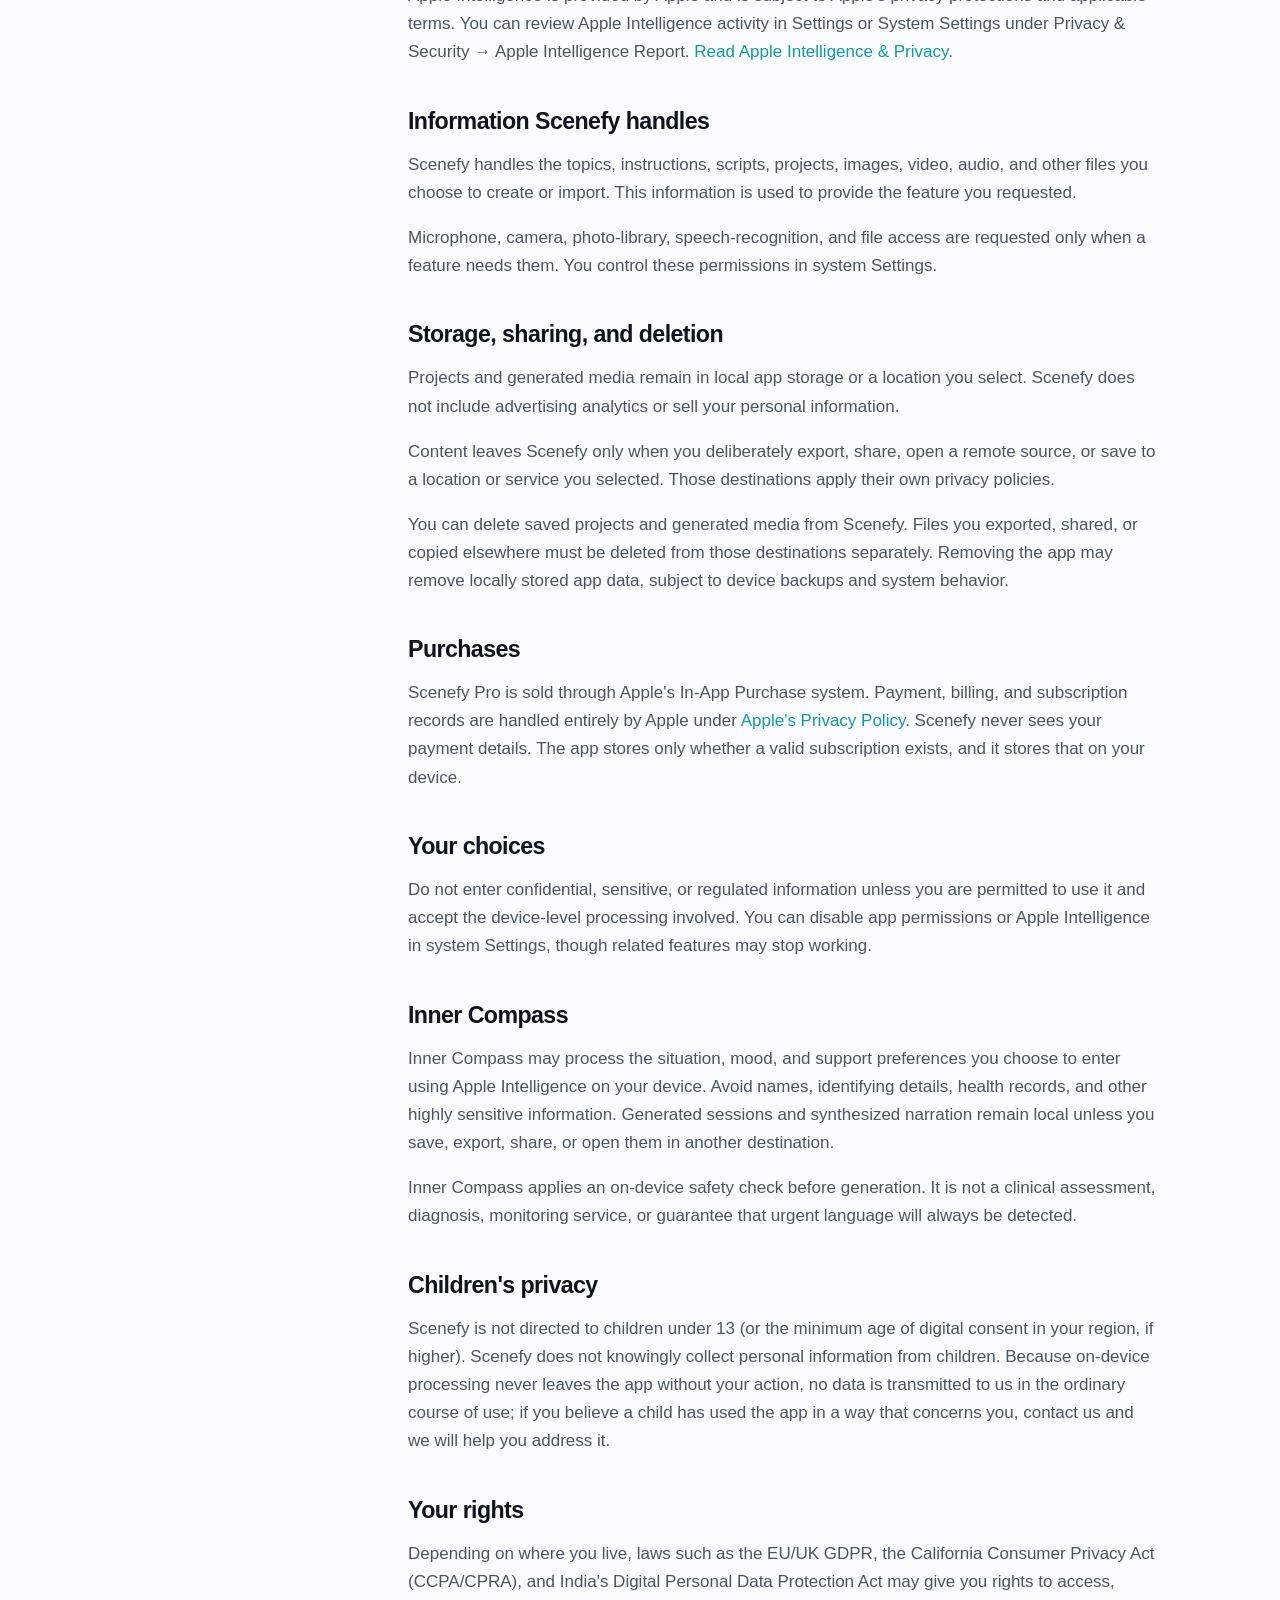
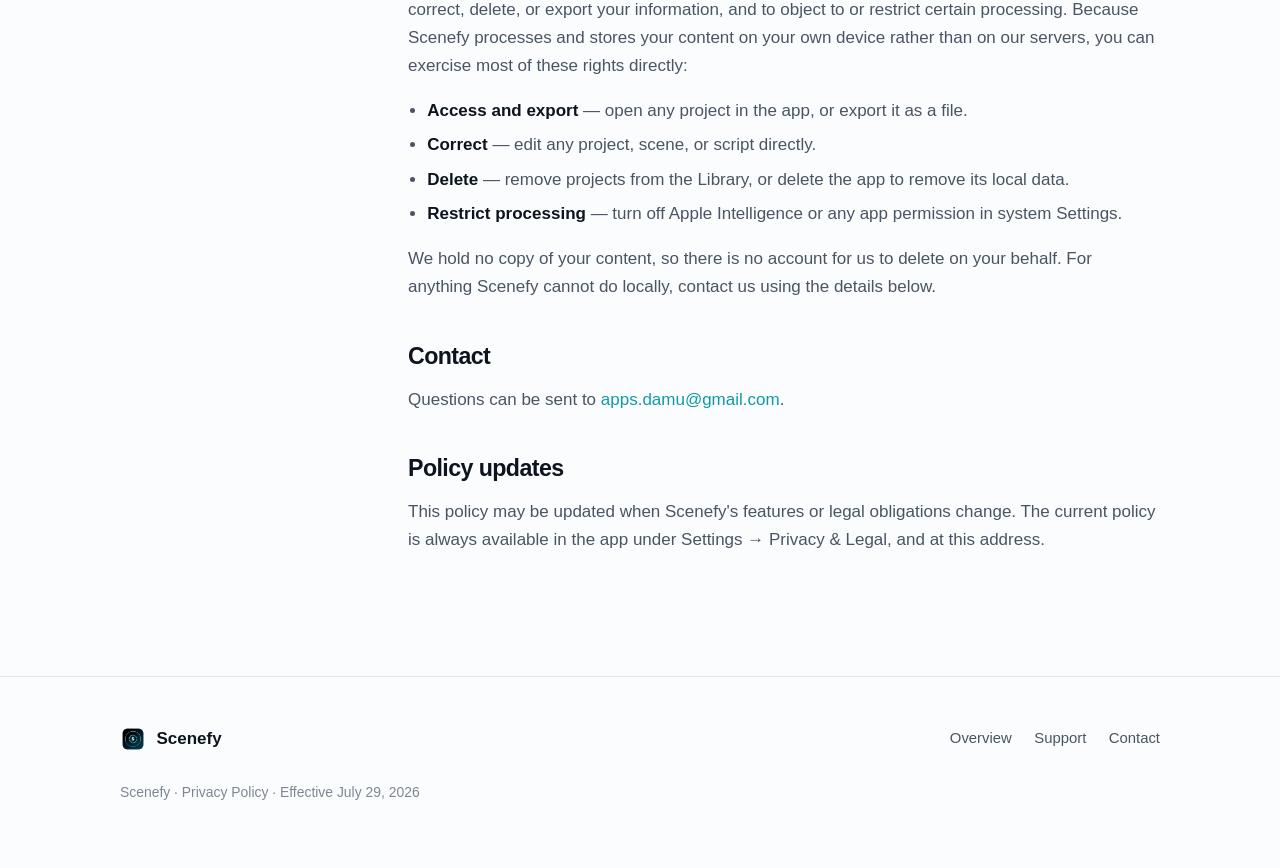
<file: privacy.html>
<!doctype html>
<html lang="en">
<head>
<meta charset="utf-8">
<meta name="viewport" content="width=device-width, initial-scale=1">
<title>Scenefy Privacy Policy</title>
<meta name="description" content="Scenefy has no accounts, no servers, and no analytics. Your work is processed and stored on your own device.">
<link rel="icon" href="icon-180.png">
<link rel="apple-touch-icon" href="icon-180.png">
<link rel="stylesheet" href="style.css">
<script>document.documentElement.className+=" js-reveal";</script>

</head>
<body>

<div class="aurora" aria-hidden="true"><span></span><span></span><span></span></div>
<div class="progress" aria-hidden="true"></div>

<nav class="nav">
  <div class="wrap">
    <a class="brand" href="marketing.html"><img src="icon-180.png" alt="">Scenefy</a>
    <div class="links">
      <a href="marketing.html">Overview</a>
      <a href="./">Support</a>
      <a href="privacy.html">Privacy</a>
    </div>
  </div>
</nav>

<header class="hero" style="padding:4.5rem 0 2.5rem">
  <div class="wrap">
    <span class="eyebrow reveal"><span class="dot"></span>Effective July 29, 2026</span>
    <h1 class="reveal">Privacy <span class="grad">Policy</span></h1>
    <p class="sub reveal">Scenefy for Mac, iPad, and iPhone</p>
  </div>
</header>

<section style="border-top:0;padding-top:0">
  <div class="wrap">
    <div class="callout reveal">
      <p>
        <strong>In short:</strong> Scenefy has no accounts, no servers, and no analytics. Your
        topics, scripts, recordings, and projects are processed and stored on your own device. We
        do not receive them, and we could not read them if we wanted to.
      </p>
    </div>

    <div class="legal">
      <aside class="toc reveal">
        <p>Contents</p>
        <a href="#philosophy">Our philosophy</a>
        <a href="#glance">At a glance</a>
        <a href="#intelligence">Apple Intelligence</a>
        <a href="#handles">Information handled</a>
        <a href="#storage">Storage &amp; deletion</a>
        <a href="#purchases">Purchases</a>
        <a href="#choices">Your choices</a>
        <a href="#compass">Inner Compass</a>
        <a href="#children">Children's privacy</a>
        <a href="#rights">Your rights</a>
        <a href="#contact">Contact</a>
        <a href="#updates">Policy updates</a>
      </aside>

      <div class="doc">
        <h2 id="philosophy">Our philosophy</h2>
        <p>
          Privacy isn't a feature. It's the foundation. Scenefy is built on a single conviction:
          your creative work belongs to you — not a server, not a company, not a cloud. Every word
          you write, every voice you record, every video you export stays exactly where it should.
        </p>
        <p>
          Most AI tools send your content to remote servers to process it — your scripts, your
          voice, your ideas travel across the internet and live on someone else's infrastructure.
          We think that's the wrong model. Scenefy is built around Apple Intelligence and Apple's
          on-device Foundation Models framework. Script generation, voice synthesis, quiz creation,
          and scene suggestions all run through Apple Intelligence on your local hardware, using no
          external AI service, no API key, and no account.
        </p>
        <p>
          Scenefy is a sandboxed App Store app. Apple's sandbox prevents any
          app from accessing files or network resources it wasn't explicitly granted, so your
          content is structurally isolated to your device unless you choose to send it somewhere.
        </p>
        <p>
          We collect no analytics, no usage data, and no crash reports that include your content.
          We don't know what you're making, and we don't want to. There are no background sync
          processes, no deferred uploads, and no "improve our AI" opt-outs buried in settings — the
          app does exactly what it says.
        </p>
        <p>
          A small number of features you choose to use — importing a web page by URL, attaching a
          link in Assistant chat, or importing a remote file — need network access to fetch that
          page or file, and Scan Document and Assistant chat can read text from images, PDFs, and
          pages you provide. Those requests go only to the address you gave, never to Scenefy's own
          servers, and every other feature, including all AI generation and every export (MP4, PDF,
          HTML quizzes, SRT captions, and audio), works completely offline.
        </p>

        <h2 id="glance">At a glance</h2>
        <p>
          Scenefy is designed to keep your creative work private. Prompts, generated content, and
          narration are processed on your device. Saved projects and generated media remain on your
          device unless you choose an action that sends or saves them elsewhere.
        </p>

        <h2 id="intelligence">Apple Intelligence</h2>
        <p>
          Scenefy uses Apple's on-device Foundation Models for generative features. Scenefy does
          not send your prompts or generated responses to an external AI service, does not require
          an AI account or API key, and does not use that content to train its own models.
        </p>
        <p>
          Apple Intelligence is provided by Apple and is subject to Apple's privacy protections and
          applicable terms. You can review Apple Intelligence activity in Settings or System
          Settings under Privacy &amp; Security → Apple Intelligence Report.
          <a href="https://www.apple.com/legal/privacy/data/en/intelligence-engine/">Read Apple Intelligence &amp; Privacy</a>.
        </p>

        <h2 id="handles">Information Scenefy handles</h2>
        <p>
          Scenefy handles the topics, instructions, scripts, projects, images, video, audio, and
          other files you choose to create or import. This information is used to provide the
          feature you requested.
        </p>
        <p>
          Microphone, camera, photo-library, speech-recognition, and file access
          are requested only when a feature needs them. You control these permissions in system
          Settings.
        </p>

        <h2 id="storage">Storage, sharing, and deletion</h2>
        <p>
          Projects and generated media remain in local app storage or a location you select.
          Scenefy does not include advertising analytics or sell your personal information.
        </p>
        <p>
          Content leaves Scenefy only when you deliberately export, share, open a remote source, or
          save to a location or service you selected. Those destinations apply their own privacy
          policies.
        </p>
        <p>
          You can delete saved projects and generated media from Scenefy. Files you exported,
          shared, or copied elsewhere must be deleted from those destinations separately. Removing
          the app may remove locally stored app data, subject to device backups and system
          behavior.
        </p>

        <h2 id="purchases">Purchases</h2>
        <p>
          Scenefy Pro is sold through Apple's In-App Purchase system. Payment, billing, and
          subscription records are handled entirely by Apple under
          <a href="https://www.apple.com/legal/privacy/">Apple's Privacy Policy</a>. Scenefy never
          sees your payment details. The app stores only whether a valid subscription exists, and
          it stores that on your device.
        </p>

        <h2 id="choices">Your choices</h2>
        <p>
          Do not enter confidential, sensitive, or regulated information unless you are permitted
          to use it and accept the device-level processing involved. You can disable app
          permissions or Apple Intelligence in system Settings, though related features may stop
          working.
        </p>

        <h2 id="compass">Inner Compass</h2>
        <p>
          Inner Compass may process the situation, mood, and support preferences you choose to
          enter using Apple Intelligence on your device. Avoid names, identifying details, health
          records, and other highly sensitive information. Generated sessions and synthesized
          narration remain local unless you save, export, share, or open them in another
          destination.
        </p>
        <p>
          Inner Compass applies an on-device safety check before generation. It is not a clinical
          assessment, diagnosis, monitoring service, or guarantee that urgent language will always
          be detected.
        </p>

        <h2 id="children">Children's privacy</h2>
        <p>
          Scenefy is not directed to children under 13 (or the minimum age of digital consent in
          your region, if higher). Scenefy does not knowingly collect personal information from
          children. Because on-device processing never leaves the app without your action, no data
          is transmitted to us in the ordinary course of use; if you believe a child has used the
          app in a way that concerns you, contact us and we will help you address it.
        </p>

        <h2 id="rights">Your rights</h2>
        <p>
          Depending on where you live, laws such as the EU/UK GDPR, the California Consumer Privacy
          Act (CCPA/CPRA), and India's Digital Personal Data Protection Act may give you rights to
          access, correct, delete, or export your information, and to object to or restrict certain
          processing. Because Scenefy processes and stores your content on your own device rather
          than on our servers, you can exercise most of these rights directly:
        </p>
        <ul>
          <li><strong>Access and export</strong> — open any project in the app, or export it as a file.</li>
          <li><strong>Correct</strong> — edit any project, scene, or script directly.</li>
          <li><strong>Delete</strong> — remove projects from the Library, or delete the app to remove its local data.</li>
          <li><strong>Restrict processing</strong> — turn off Apple Intelligence or any app permission in system Settings.</li>
        </ul>
        <p>
          We hold no copy of your content, so there is no account for us to delete on your behalf.
          For anything Scenefy cannot do locally, contact us using the details below.
        </p>

        <h2 id="contact">Contact</h2>
        <p>
          Questions can be sent to <a href="mailto:apps.damu@gmail.com">apps.damu@gmail.com</a>.
        </p>

        <h2 id="updates">Policy updates</h2>
        <p>
          This policy may be updated when Scenefy's features or legal obligations change. The
          current policy is always available in the app under Settings → Privacy &amp; Legal, and
          at this address.
        </p>
      </div>
    </div>
  </div>
</section>

<footer class="site">
  <div class="wrap">
    <div class="cols">
      <span class="fbrand"><img src="icon-180.png" alt="">Scenefy</span>
      <div class="flinks">
        <a href="marketing.html">Overview</a>
        <a href="./">Support</a>
        <a href="mailto:apps.damu@gmail.com">Contact</a>
      </div>
    </div>
    <p class="fine">Scenefy · Privacy Policy · Effective July 29, 2026</p>
  </div>
</footer>

<button class="totop" type="button" aria-label="Back to top">↑</button>
<script src="app.js"></script>
</body>
</html>
</file>
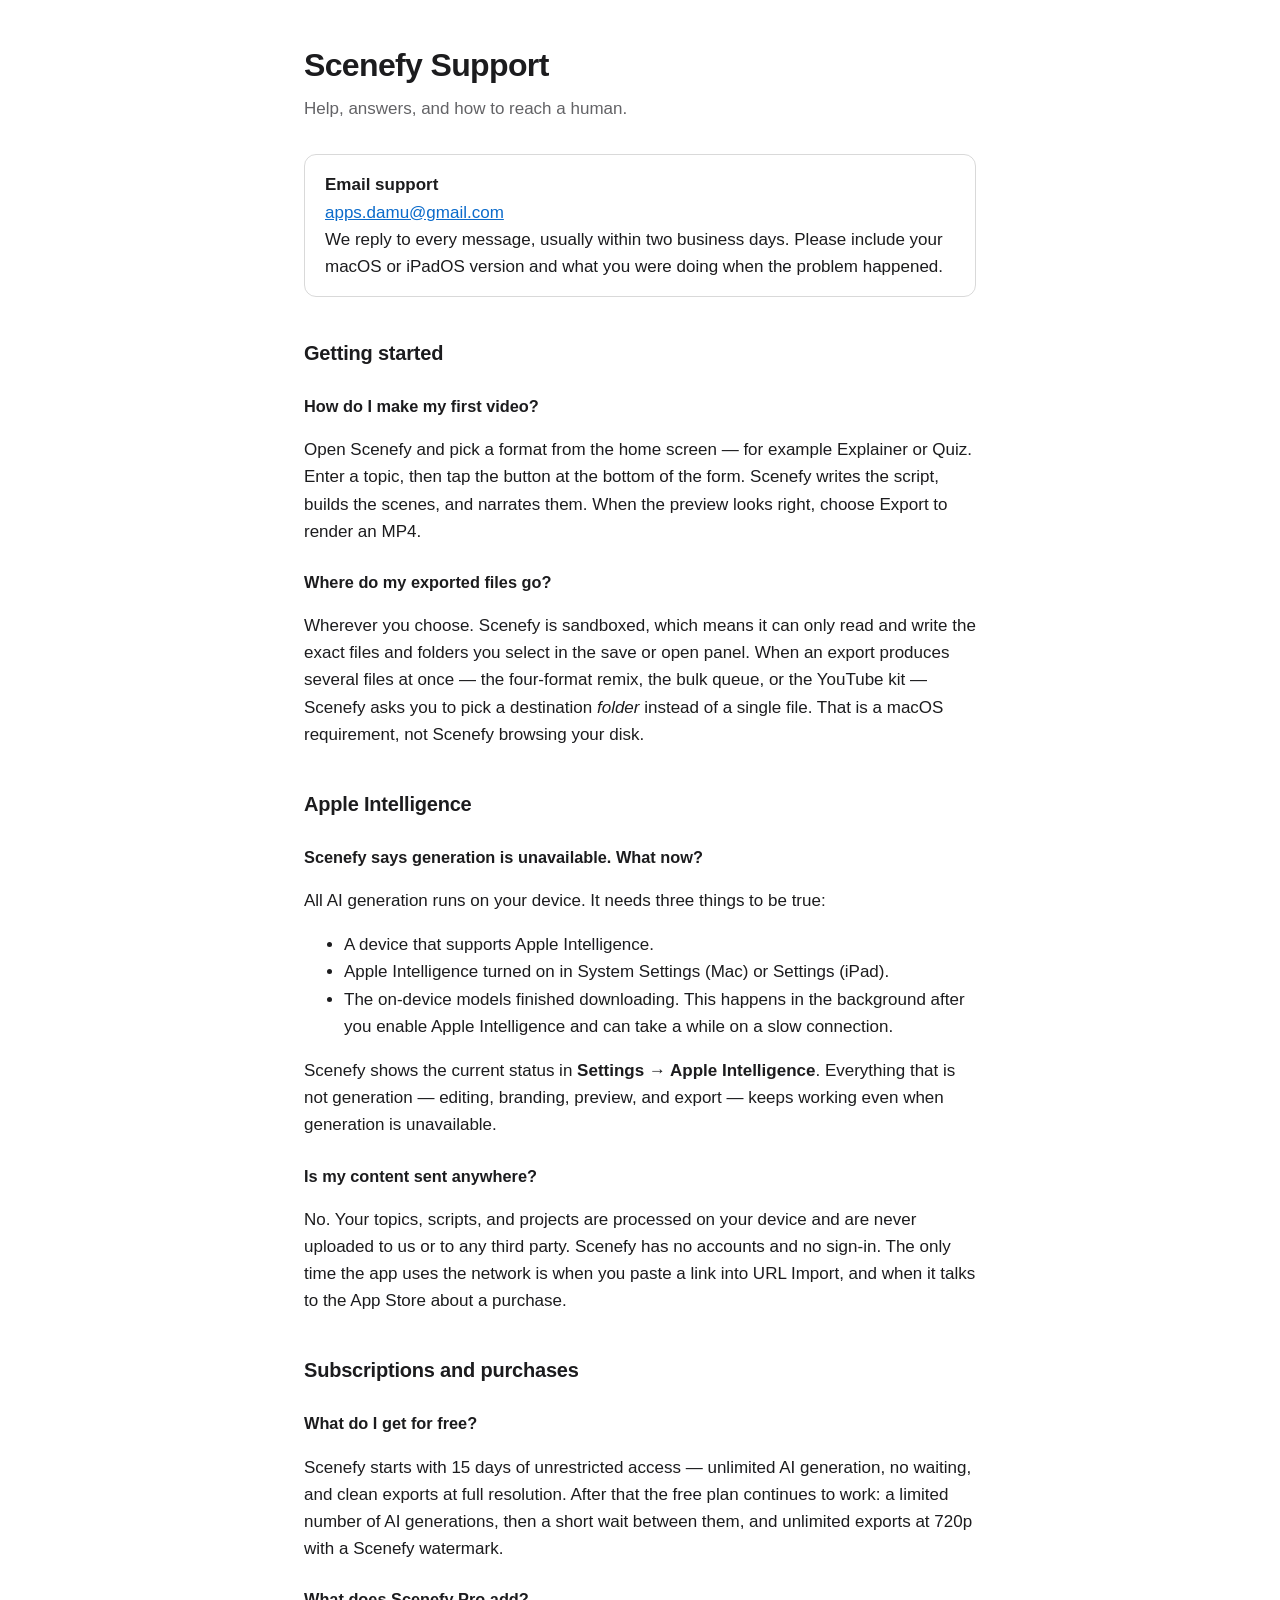
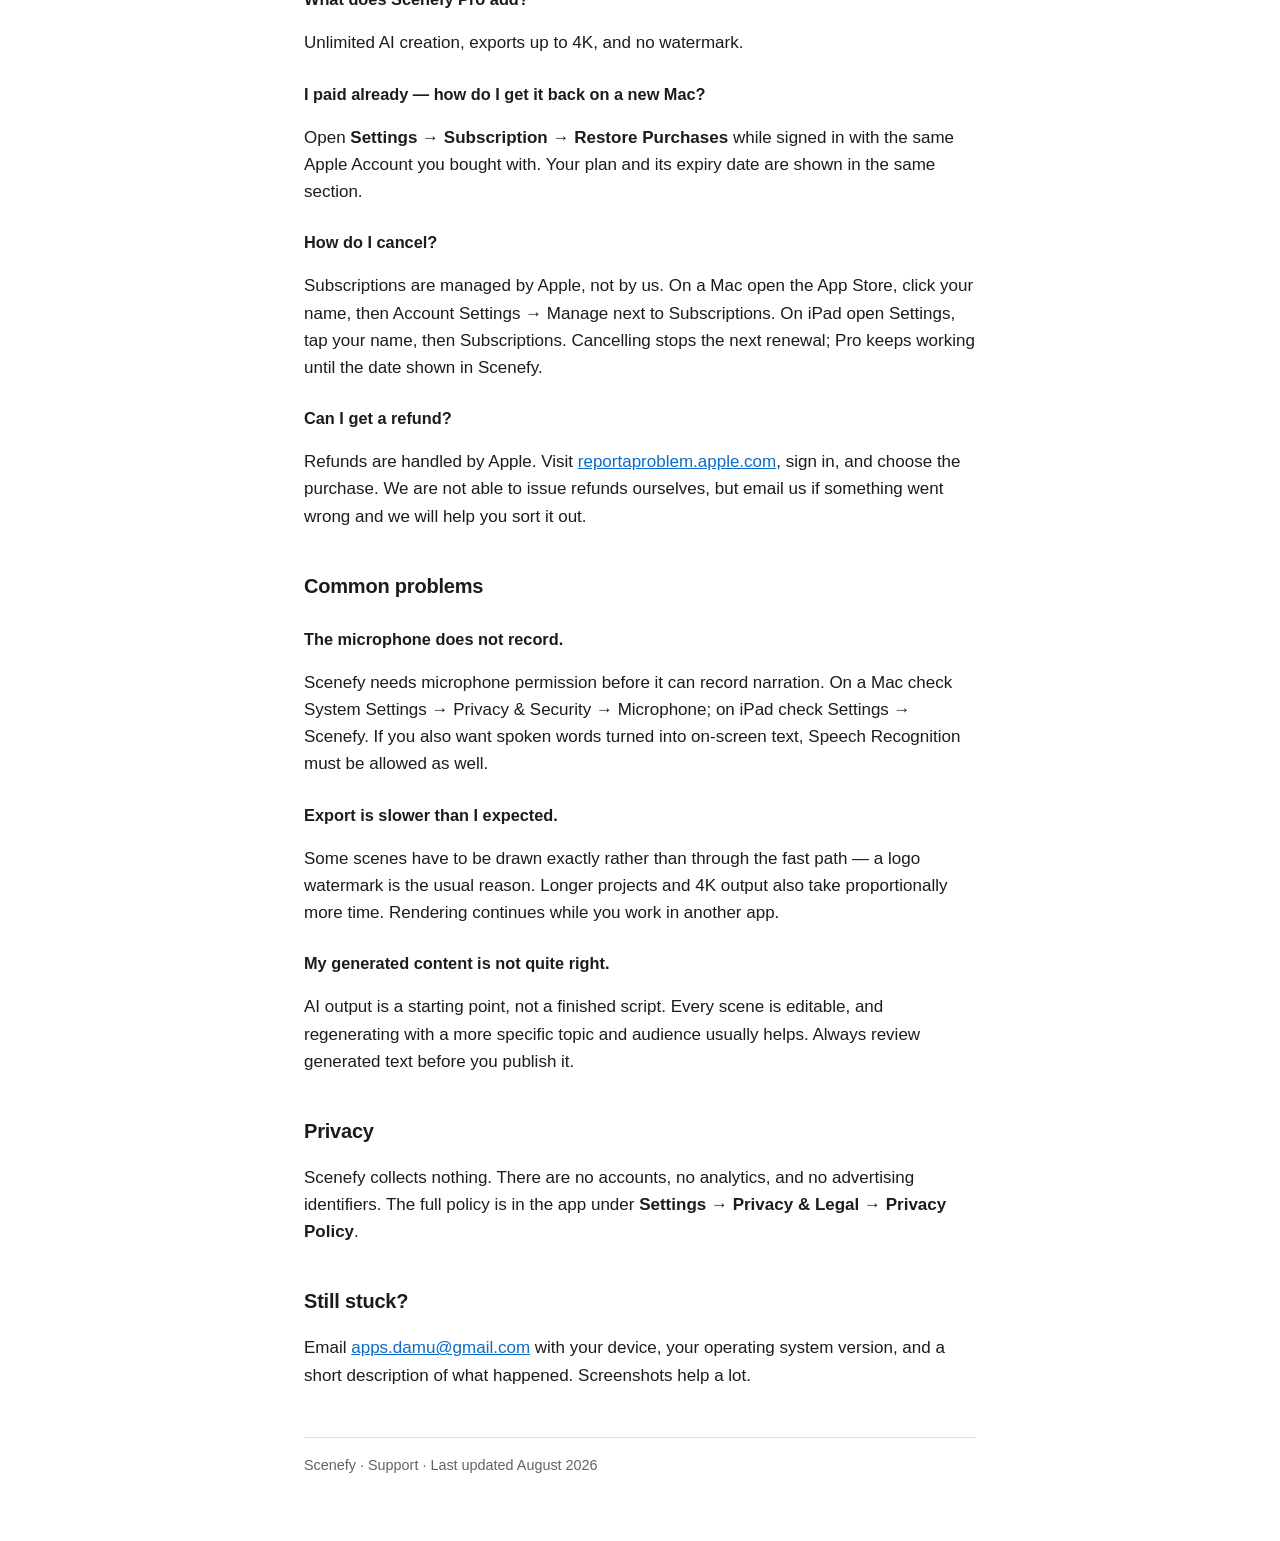
<file: support.html>
<!doctype html>
<html lang="en">
<head>
<meta charset="utf-8">
<meta name="viewport" content="width=device-width, initial-scale=1">
<title>Scenefy Support</title>
<style>
  :root { color-scheme: light dark; }
  body {
    font: 17px/1.6 -apple-system, BlinkMacSystemFont, "Segoe UI", Roboto, sans-serif;
    max-width: 42rem; margin: 0 auto; padding: 2.5rem 1.25rem 4rem;
    color: #1c1c1e; background: #fff;
  }
  @media (prefers-color-scheme: dark) { body { color: #f2f2f7; background: #1c1c1e; } }
  h1 { font-size: 2rem; margin: 0 0 .25rem; letter-spacing: -.02em; }
  h2 { font-size: 1.25rem; margin: 2.5rem 0 .5rem; letter-spacing: -.01em; }
  h3 { font-size: 1.02rem; margin: 1.5rem 0 .35rem; }
  .lede { color: #636366; margin: 0 0 2rem; }
  @media (prefers-color-scheme: dark) { .lede { color: #aeaeb2; } }
  a { color: #0b6bcb; }
  @media (prefers-color-scheme: dark) { a { color: #6cb2f5; } }
  .contact { border: 1px solid rgba(128,128,128,.3); border-radius: 12px; padding: 1rem 1.25rem; margin: 1.5rem 0; }
  footer { margin-top: 3rem; font-size: .9rem; color: #636366; border-top: 1px solid rgba(128,128,128,.25); padding-top: 1rem; }
  @media (prefers-color-scheme: dark) { footer { color: #aeaeb2; } }
</style>
</head>
<body>

<h1>Scenefy Support</h1>
<p class="lede">Help, answers, and how to reach a human.</p>

<div class="contact">
  <strong>Email support</strong><br>
  <a href="mailto:apps.damu@gmail.com">apps.damu@gmail.com</a><br>
  We reply to every message, usually within two business days. Please include your macOS or
  iPadOS version and what you were doing when the problem happened.
</div>

<h2>Getting started</h2>

<h3>How do I make my first video?</h3>
<p>
  Open Scenefy and pick a format from the home screen — for example Explainer or Quiz. Enter a
  topic, then tap the button at the bottom of the form. Scenefy writes the script, builds the
  scenes, and narrates them. When the preview looks right, choose Export to render an MP4.
</p>

<h3>Where do my exported files go?</h3>
<p>
  Wherever you choose. Scenefy is sandboxed, which means it can only read and write the exact
  files and folders you select in the save or open panel. When an export produces several files
  at once — the four-format remix, the bulk queue, or the YouTube kit — Scenefy asks you to pick
  a destination <em>folder</em> instead of a single file. That is a macOS requirement, not
  Scenefy browsing your disk.
</p>

<h2>Apple Intelligence</h2>

<h3>Scenefy says generation is unavailable. What now?</h3>
<p>All AI generation runs on your device. It needs three things to be true:</p>
<ul>
  <li>A device that supports Apple Intelligence.</li>
  <li>Apple Intelligence turned on in System Settings (Mac) or Settings (iPad).</li>
  <li>The on-device models finished downloading. This happens in the background after you enable
      Apple Intelligence and can take a while on a slow connection.</li>
</ul>
<p>
  Scenefy shows the current status in <strong>Settings → Apple Intelligence</strong>. Everything
  that is not generation — editing, branding, preview, and export — keeps working even when
  generation is unavailable.
</p>

<h3>Is my content sent anywhere?</h3>
<p>
  No. Your topics, scripts, and projects are processed on your device and are never uploaded to
  us or to any third party. Scenefy has no accounts and no sign-in. The only time the app uses
  the network is when you paste a link into URL Import, and when it talks to the App Store about
  a purchase.
</p>

<h2>Subscriptions and purchases</h2>

<h3>What do I get for free?</h3>
<p>
  Scenefy starts with 15 days of unrestricted access — unlimited AI generation, no waiting, and
  clean exports at full resolution. After that the free plan continues to work: a limited number
  of AI generations, then a short wait between them, and unlimited exports at 720p with a Scenefy
  watermark.
</p>

<h3>What does Scenefy Pro add?</h3>
<p>Unlimited AI creation, exports up to 4K, and no watermark.</p>

<h3>I paid already — how do I get it back on a new Mac?</h3>
<p>
  Open <strong>Settings → Subscription → Restore Purchases</strong> while signed in with the same
  Apple Account you bought with. Your plan and its expiry date are shown in the same section.
</p>

<h3>How do I cancel?</h3>
<p>
  Subscriptions are managed by Apple, not by us. On a Mac open the App Store, click your name,
  then Account Settings → Manage next to Subscriptions. On iPad open Settings, tap your name, then
  Subscriptions. Cancelling stops the next renewal; Pro keeps working until the date shown in
  Scenefy.
</p>

<h3>Can I get a refund?</h3>
<p>
  Refunds are handled by Apple. Visit <a href="https://reportaproblem.apple.com">reportaproblem.apple.com</a>,
  sign in, and choose the purchase. We are not able to issue refunds ourselves, but email us if
  something went wrong and we will help you sort it out.
</p>

<h2>Common problems</h2>

<h3>The microphone does not record.</h3>
<p>
  Scenefy needs microphone permission before it can record narration. On a Mac check System
  Settings → Privacy &amp; Security → Microphone; on iPad check Settings → Scenefy. If you also
  want spoken words turned into on-screen text, Speech Recognition must be allowed as well.
</p>

<h3>Export is slower than I expected.</h3>
<p>
  Some scenes have to be drawn exactly rather than through the fast path — a logo watermark is
  the usual reason. Longer projects and 4K output also take proportionally more time. Rendering
  continues while you work in another app.
</p>

<h3>My generated content is not quite right.</h3>
<p>
  AI output is a starting point, not a finished script. Every scene is editable, and regenerating
  with a more specific topic and audience usually helps. Always review generated text before you
  publish it.
</p>

<h2>Privacy</h2>
<p>
  Scenefy collects nothing. There are no accounts, no analytics, and no advertising identifiers.
  The full policy is in the app under <strong>Settings → Privacy &amp; Legal → Privacy Policy</strong>.
</p>

<h2>Still stuck?</h2>
<p>
  Email <a href="mailto:apps.damu@gmail.com">apps.damu@gmail.com</a> with your device, your
  operating system version, and a short description of what happened. Screenshots help a lot.
</p>

<footer>
  Scenefy · Support · Last updated August 2026
</footer>

</body>
</html>
</file>
<file: style.css>
/* Scenefy site — shared design system
   Dark-first, drawn from the app icon: teal ring on near-black, cool blue secondary. */

:root {
  color-scheme: dark light;

  --bg:        #08090c;
  --bg-2:      #0d0f14;
  --surface:   rgba(255,255,255,.035);
  --surface-2: rgba(255,255,255,.06);
  --line:      rgba(255,255,255,.09);
  --line-2:    rgba(255,255,255,.16);

  --fg:        #f4f6f8;
  --fg-2:      #a8b0bb;
  --fg-3:      #6d7683;

  --teal:      #5fe3e0;
  --teal-deep: #2bb8c4;
  --blue:      #6ea8ff;
  --violet:    #9b8cff;

  --accent:    var(--teal);
  --glow:      0 0 0 1px rgba(95,227,224,.24), 0 18px 60px -20px rgba(95,227,224,.35);

  --r-sm: 10px;
  --r:    16px;
  --r-lg: 24px;

  --ease: cubic-bezier(.22,.72,.24,1);
  --page: 68rem;
}

@media (prefers-color-scheme: light) {
  :root {
    --bg:        #fbfcfd;
    --bg-2:      #f2f5f8;
    --surface:   rgba(10,20,35,.03);
    --surface-2: rgba(10,20,35,.055);
    --line:      rgba(10,20,35,.10);
    --line-2:    rgba(10,20,35,.18);

    --fg:        #0d1420;
    --fg-2:      #4a5564;
    --fg-3:      #7d8794;

    --teal:      #0f9aa8;
    --teal-deep: #0b7c88;
    --blue:      #2f6fe0;
    --violet:    #6f5fe0;
    --glow:      0 0 0 1px rgba(15,154,168,.20), 0 18px 50px -22px rgba(15,154,168,.35);
  }
}

* { box-sizing: border-box; }
html { scroll-behavior: smooth; scroll-padding-top: 5.5rem; }

body {
  margin: 0;
  background: var(--bg);
  color: var(--fg);
  font: 17px/1.65 -apple-system, BlinkMacSystemFont, "SF Pro Text", "Segoe UI", Roboto, sans-serif;
  -webkit-font-smoothing: antialiased;
  text-rendering: optimizeLegibility;
  overflow-x: hidden;
}

a { color: var(--accent); text-decoration: none; }
a:hover { text-decoration: underline; }

.wrap { width: 100%; max-width: var(--page); margin: 0 auto; padding: 0 1.5rem; }

/* ---------- Aurora backdrop ---------- */

.aurora { position: fixed; inset: 0; z-index: -1; overflow: hidden; pointer-events: none; }
.aurora span {
  position: absolute; display: block; border-radius: 50%;
  filter: blur(90px); opacity: .5;
  animation: drift 26s var(--ease) infinite alternate;
}
.aurora span:nth-child(1) { width: 46rem; height: 46rem; top: -16rem; left: -10rem; background: radial-gradient(circle, var(--teal), transparent 62%); }
.aurora span:nth-child(2) { width: 38rem; height: 38rem; top: 22%; right: -14rem; background: radial-gradient(circle, var(--blue), transparent 62%); animation-delay: -8s; }
.aurora span:nth-child(3) { width: 34rem; height: 34rem; bottom: -12rem; left: 28%; background: radial-gradient(circle, var(--violet), transparent 62%); animation-delay: -15s; }
@media (prefers-color-scheme: light) { .aurora span { opacity: .22; } }

@keyframes drift {
  0%   { transform: translate3d(0,0,0) scale(1); }
  50%  { transform: translate3d(4rem,-3rem,0) scale(1.12); }
  100% { transform: translate3d(-3rem,4rem,0) scale(.95); }
}

/* ---------- Reading progress ---------- */

.progress {
  position: fixed; top: 0; left: 0; height: 2px; width: 100%; z-index: 60;
  transform: scaleX(0); transform-origin: 0 50%;
  background: linear-gradient(90deg, var(--teal), var(--blue), var(--violet));
}

/* ---------- Nav ---------- */

.nav {
  position: sticky; top: 0; z-index: 50;
  backdrop-filter: saturate(180%) blur(20px);
  -webkit-backdrop-filter: saturate(180%) blur(20px);
  background: color-mix(in oklab, var(--bg) 72%, transparent);
  border-bottom: 1px solid transparent;
  transition: border-color .4s var(--ease), background .4s var(--ease);
}
.nav.scrolled { border-bottom-color: var(--line); }
.nav .wrap { display: flex; align-items: center; gap: 1rem; height: 4rem; }
.nav .brand { display: flex; align-items: center; gap: .6rem; font-weight: 600; letter-spacing: -.01em; color: var(--fg); }
.nav .brand:hover { text-decoration: none; }
.nav .brand img { width: 28px; height: 28px; border-radius: 7px; }
.nav .links { margin-left: auto; display: flex; gap: .35rem; align-items: center; }
.nav .links a {
  color: var(--fg-2); font-size: .93rem; padding: .45rem .8rem; border-radius: 999px;
  transition: color .25s var(--ease), background .25s var(--ease);
}
.nav .links a:hover { color: var(--fg); background: var(--surface-2); text-decoration: none; }
.nav .links a.active { color: var(--fg); background: var(--surface-2); }
@media (max-width: 34rem) { .nav .links a { padding: .4rem .55rem; font-size: .86rem; } }

/* ---------- Hero ---------- */

.hero { padding: 6rem 0 4rem; text-align: center; position: relative; }
.hero .appicon {
  width: 116px; height: 116px; border-radius: 26px; margin: 0 auto 2rem; display: block;
  box-shadow: 0 30px 70px -25px rgba(0,0,0,.85), 0 0 0 1px var(--line);
  animation: floaty 7s var(--ease) infinite alternate;
}
@keyframes floaty { from { transform: translateY(-6px); } to { transform: translateY(8px); } }

.eyebrow {
  display: inline-flex; align-items: center; gap: .5rem;
  font-size: .82rem; letter-spacing: .04em; text-transform: uppercase;
  color: var(--fg-2); border: 1px solid var(--line); border-radius: 999px;
  padding: .4rem .9rem; margin-bottom: 1.5rem;
  background: var(--surface);
}
.eyebrow .dot { width: 6px; height: 6px; border-radius: 50%; background: var(--teal); box-shadow: 0 0 12px var(--teal); }

h1 {
  font-size: clamp(2.4rem, 6vw, 4.2rem); line-height: 1.03; letter-spacing: -.035em;
  margin: 0 0 1.1rem; font-weight: 700;
}
h1 .grad {
  background: linear-gradient(120deg, var(--teal), var(--blue) 55%, var(--violet));
  -webkit-background-clip: text; background-clip: text; color: transparent;
}
.sub { font-size: clamp(1.05rem, 2.1vw, 1.32rem); color: var(--fg-2); max-width: 40rem; margin: 0 auto 2.2rem; }

.badges { display: flex; gap: .5rem; justify-content: center; flex-wrap: wrap; }
.badge {
  font-size: .87rem; color: var(--fg-2); border: 1px solid var(--line);
  background: var(--surface); border-radius: 999px; padding: .42rem .95rem;
  transition: border-color .3s var(--ease), color .3s var(--ease), transform .3s var(--ease);
}
.badge:hover { border-color: var(--line-2); color: var(--fg); transform: translateY(-2px); }

/* ---------- Sections ---------- */

section { padding: 4.5rem 0; position: relative; }
section + section { border-top: 1px solid var(--line); }

h2 { font-size: clamp(1.7rem, 3.4vw, 2.5rem); letter-spacing: -.025em; line-height: 1.12; margin: 0 0 .7rem; font-weight: 650; }
h3 { font-size: 1.06rem; margin: 0 0 .45rem; font-weight: 600; letter-spacing: -.01em; }
.lede { color: var(--fg-2); max-width: 44rem; margin: 0 0 2.4rem; font-size: 1.06rem; }
.section-head { margin-bottom: 2.4rem; }

/* ---------- Cards ---------- */

.grid { display: grid; gap: 1rem; grid-template-columns: repeat(auto-fit, minmax(16rem, 1fr)); }

.card {
  position: relative; border: 1px solid var(--line); border-radius: var(--r);
  background: var(--surface); padding: 1.5rem; overflow: hidden;
  transition: transform .45s var(--ease), border-color .45s var(--ease), background .45s var(--ease);
}
.card::before {
  content: ""; position: absolute; inset: 0; opacity: 0; pointer-events: none;
  background: radial-gradient(38rem 38rem at var(--mx,50%) var(--my,0%), color-mix(in oklab, var(--teal) 16%, transparent), transparent 45%);
  transition: opacity .5s var(--ease);
}
.card:hover { transform: translateY(-4px); border-color: var(--line-2); background: var(--surface-2); }
.card:hover::before { opacity: 1; }
.card p { margin: 0; color: var(--fg-2); font-size: .97rem; }
.card .ico {
  width: 40px; height: 40px; border-radius: 11px; display: grid; place-items: center;
  margin-bottom: 1rem; font-size: 19px;
  background: linear-gradient(145deg, color-mix(in oklab, var(--teal) 26%, transparent), color-mix(in oklab, var(--blue) 20%, transparent));
  border: 1px solid var(--line);
}

/* ---------- Checklist ---------- */

ul.checks { list-style: none; padding: 0; margin: 0; display: grid; gap: .85rem; grid-template-columns: repeat(auto-fit, minmax(18rem, 1fr)); }
ul.checks li { padding-left: 1.9rem; position: relative; color: var(--fg-2); }
ul.checks li::before {
  content: "✓"; position: absolute; left: 0; top: -1px;
  width: 1.25rem; height: 1.25rem; border-radius: 50%; display: grid; place-items: center;
  font-size: .72rem; font-weight: 700; color: var(--bg);
  background: linear-gradient(140deg, var(--teal), var(--blue));
}

/* ---------- Plans ---------- */

.plans { display: grid; gap: 1.1rem; grid-template-columns: repeat(auto-fit, minmax(17rem, 1fr)); }
.plan { border: 1px solid var(--line); border-radius: var(--r-lg); padding: 1.8rem; background: var(--surface); position: relative; }
.plan.pro { border-color: color-mix(in oklab, var(--teal) 45%, transparent); box-shadow: var(--glow); }
.plan .flag {
  position: absolute; top: 1.4rem; right: 1.4rem; font-size: .74rem; letter-spacing: .05em;
  text-transform: uppercase; color: var(--bg); background: linear-gradient(140deg, var(--teal), var(--blue));
  padding: .25rem .6rem; border-radius: 999px; font-weight: 700;
}
.plan h3 { font-size: 1.3rem; margin-bottom: .15rem; }
.plan .tag { display: block; color: var(--fg-3); font-size: .86rem; margin-bottom: 1.2rem; }
.plan ul { margin: 0; padding: 0; list-style: none; display: grid; gap: .6rem; }
.plan li { color: var(--fg-2); font-size: .97rem; padding-left: 1.4rem; position: relative; }
.plan li::before { content: "–"; position: absolute; left: 0; color: var(--fg-3); }
.plan.pro li::before { content: "✓"; color: var(--teal); font-weight: 700; }

/* ---------- FAQ / accordion ---------- */

.faq { display: grid; gap: .7rem; }
details.qa {
  border: 1px solid var(--line); border-radius: var(--r); background: var(--surface);
  padding: 0 1.25rem; transition: border-color .35s var(--ease), background .35s var(--ease);
}
details.qa[open] { border-color: var(--line-2); background: var(--surface-2); }
details.qa summary {
  list-style: none; cursor: pointer; padding: 1.1rem 2rem 1.1rem 0; position: relative;
  font-weight: 550; letter-spacing: -.01em;
}
details.qa summary::-webkit-details-marker { display: none; }
details.qa summary::after {
  content: ""; position: absolute; right: .2rem; top: 50%; width: 9px; height: 9px;
  border-right: 2px solid var(--fg-3); border-bottom: 2px solid var(--fg-3);
  transform: translateY(-70%) rotate(45deg); transition: transform .35s var(--ease), border-color .35s var(--ease);
}
details.qa[open] summary::after { transform: translateY(-25%) rotate(-135deg); border-color: var(--teal); }
details.qa .body { padding: 0 0 1.25rem; color: var(--fg-2); animation: unfold .45s var(--ease); }
details.qa .body p:first-child { margin-top: 0; }
details.qa .body p:last-child { margin-bottom: 0; }
@keyframes unfold { from { opacity: 0; transform: translateY(-6px); } to { opacity: 1; transform: none; } }

/* ---------- Search ---------- */

.search {
  display: flex; align-items: center; gap: .7rem; margin-bottom: 1.6rem;
  border: 1px solid var(--line); border-radius: 999px; padding: .7rem 1.15rem;
  background: var(--surface); transition: border-color .3s var(--ease), box-shadow .3s var(--ease);
}
.search:focus-within { border-color: color-mix(in oklab, var(--teal) 50%, transparent); box-shadow: var(--glow); }
.search input {
  flex: 1; background: none; border: 0; outline: 0; color: var(--fg); font: inherit; font-size: .98rem;
}
.search input::placeholder { color: var(--fg-3); }
.search .hint { color: var(--fg-3); font-size: .85rem; }
.noresults { color: var(--fg-3); padding: 1.5rem 0; display: none; }

/* ---------- Contact panel ---------- */

.panel {
  border: 1px solid var(--line); border-radius: var(--r-lg); padding: 1.8rem;
  background: linear-gradient(160deg, var(--surface-2), transparent);
}
.panel .mail {
  display: inline-flex; align-items: center; gap: .55rem; margin: .4rem 0 .8rem;
  font-size: 1.15rem; font-weight: 600; letter-spacing: -.01em;
}
.copy-btn {
  border: 1px solid var(--line); background: var(--surface); color: var(--fg-2);
  border-radius: 999px; padding: .3rem .75rem; font: inherit; font-size: .82rem; cursor: pointer;
  transition: color .25s var(--ease), border-color .25s var(--ease), background .25s var(--ease);
}
.copy-btn:hover { color: var(--fg); border-color: var(--line-2); background: var(--surface-2); }
.copy-btn.done { color: var(--teal); border-color: color-mix(in oklab, var(--teal) 45%, transparent); }

/* ---------- Legal / TOC layout ---------- */

.legal { display: grid; grid-template-columns: 15rem 1fr; gap: 3rem; align-items: start; }
@media (max-width: 56rem) { .legal { grid-template-columns: 1fr; gap: 1.5rem; } .toc { position: static !important; } }

.toc { position: sticky; top: 5.5rem; }
.toc p { font-size: .78rem; letter-spacing: .06em; text-transform: uppercase; color: var(--fg-3); margin: 0 0 .8rem; }
.toc a {
  display: block; color: var(--fg-2); font-size: .93rem; padding: .38rem 0 .38rem .9rem;
  border-left: 2px solid var(--line); transition: color .3s var(--ease), border-color .3s var(--ease);
}
.toc a:hover { color: var(--fg); text-decoration: none; }
.toc a.active { color: var(--teal); border-left-color: var(--teal); }

.doc h2 { font-size: 1.45rem; margin: 2.6rem 0 .6rem; scroll-margin-top: 5.5rem; }
.doc h2:first-child { margin-top: 0; }
.doc p { color: var(--fg-2); }
.doc ul { color: var(--fg-2); padding-left: 1.2rem; }
.doc li { margin: .4rem 0; }
.doc strong { color: var(--fg); font-weight: 600; }

.callout {
  border: 1px solid color-mix(in oklab, var(--teal) 32%, transparent);
  background: linear-gradient(160deg, color-mix(in oklab, var(--teal) 10%, transparent), transparent);
  border-radius: var(--r); padding: 1.25rem 1.4rem; margin: 0 0 2.2rem;
}
.callout p { margin: 0; color: var(--fg); }

/* ---------- Footer ---------- */

footer.site { border-top: 1px solid var(--line); padding: 3rem 0 4rem; margin-top: 2rem; }
footer.site .cols { display: flex; flex-wrap: wrap; gap: 2rem; align-items: center; justify-content: space-between; }
footer.site .flinks { display: flex; gap: 1.4rem; flex-wrap: wrap; }
footer.site a { color: var(--fg-2); font-size: .93rem; }
footer.site a:hover { color: var(--fg); }
footer.site .fine { color: var(--fg-3); font-size: .87rem; margin: 1.8rem 0 0; }
footer.site .fbrand { display: flex; align-items: center; gap: .65rem; font-weight: 600; }
footer.site .fbrand img { width: 26px; height: 26px; border-radius: 7px; }

/* ---------- Back to top ---------- */

.totop {
  position: fixed; right: 1.4rem; bottom: 1.4rem; z-index: 40;
  width: 2.7rem; height: 2.7rem; border-radius: 50%; display: grid; place-items: center;
  border: 1px solid var(--line); background: color-mix(in oklab, var(--bg) 80%, transparent);
  backdrop-filter: blur(14px); -webkit-backdrop-filter: blur(14px);
  color: var(--fg-2); cursor: pointer; font-size: 1rem;
  opacity: 0; transform: translateY(12px) scale(.9); pointer-events: none;
  transition: opacity .4s var(--ease), transform .4s var(--ease), color .3s var(--ease), border-color .3s var(--ease);
}
.totop.show { opacity: 1; transform: none; pointer-events: auto; }
.totop:hover { color: var(--fg); border-color: var(--line-2); }

/* ---------- Scroll reveal ---------- */

/* Gated on a class that only JavaScript can add. Without it every `.reveal` element is simply
   visible — a broken script, a blocked file, or an old browser costs the animation, never the
   content. A page whose text depends on JS running is a page that can review as blank. */
html.js-reveal .reveal { opacity: 0; transform: translateY(22px); transition: opacity .8s var(--ease), transform .8s var(--ease); }
html.js-reveal .reveal.in { opacity: 1; transform: none; }

/* ---------- Motion & print ---------- */

@media (prefers-reduced-motion: reduce) {
  html { scroll-behavior: auto; }
  .aurora span, .hero .appicon { animation: none; }
  .reveal { opacity: 1; transform: none; transition: none; }
  *, *::before, *::after { animation-duration: .001ms !important; transition-duration: .001ms !important; }
}

@media print {
  .nav, .aurora, .totop, .progress, .toc, .search { display: none !important; }
  body { background: #fff; color: #000; }
  .legal { grid-template-columns: 1fr; }
}

/* Four numbered steps should read as one row on a desktop width — the default 16rem minimum
   wraps them 3+1, which reads as a dropped item rather than a sequence. */
.grid.steps { grid-template-columns: repeat(auto-fit, minmax(12.5rem, 1fr)); }
.grid.steps .ico { font-weight: 700; font-size: 17px; }
</file>
